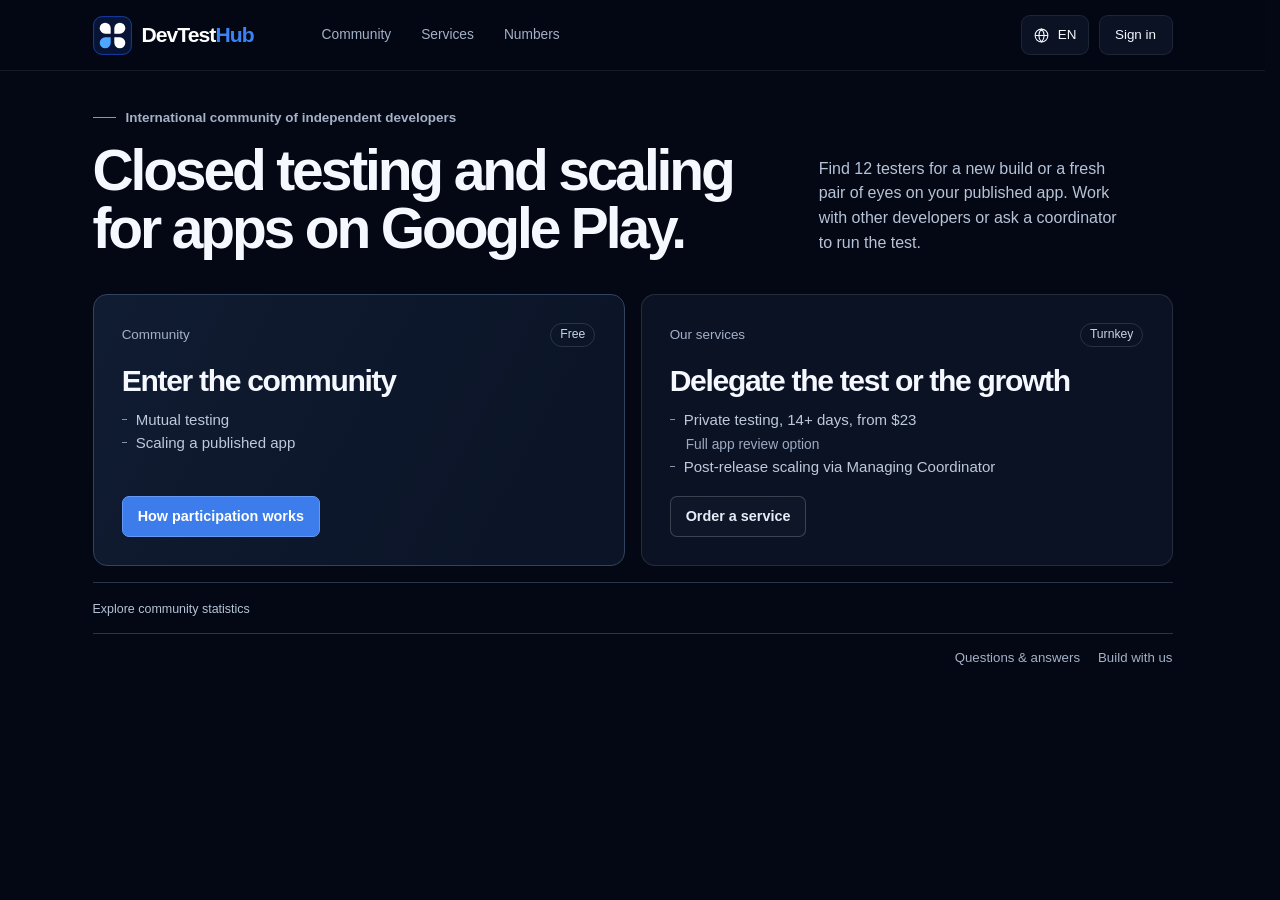
<file: index.html>
<!doctype html>
<html lang="en">
<head>
  <meta charset="utf-8">
  <meta name="viewport" content="width=device-width,initial-scale=1,viewport-fit=cover">
  <meta name="theme-color" content="#040814">
  <title>DevTestHub · Google Play closed testing and app growth</title>
  <meta name="description" content="Find 12 real testers for your Google Play closed test, grow a published app with fellow developers, or book a managed test from $23.">
  <link rel="canonical" href="https://devtesthub.app/">
  <meta property="og:type" content="website">
  <meta property="og:site_name" content="DevTestHub">
  <meta property="og:title" content="Mutual testing and private closed testing for Google Play">
  <meta property="og:description" content="Test together before launch. Keep improving after release. Join independent developers or delegate testing and growth to a coordinator.">
  <meta property="og:url" content="https://devtesthub.app/">
  <meta property="og:image" content="https://devtesthub.app/assets/social-card.png">
  <meta property="og:image:width" content="1200">
  <meta property="og:image:height" content="630">
  <meta property="og:image:alt" content="DevTestHub: mutual testing and private closed testing for Google Play">
  <meta property="og:locale" content="en_US">
  <meta property="og:locale:alternate" content="ru_RU">
  <meta name="twitter:card" content="summary_large_image">
  <link rel="icon" href="assets/favicon.svg" type="image/svg+xml">
  <link rel="stylesheet" href="css/styles.css?v=8">
  <link rel="stylesheet" href="css/redesign.css?v=8">
  <link rel="stylesheet" href="css/face.css?v=9">
  <link rel="stylesheet" href="css/chapters.css?v=10">
  <link rel="stylesheet" href="css/trust.css?v=12">
  <link rel="stylesheet" href="css/checkout.css?v=9">
  <script src="js/config.js?v=8"></script>
  <script src="js/utils.js?v=8" defer></script>
  <script src="js/languages.js?v=8" defer></script>
  <script src="js/site-copy.js?v=12" defer></script>
  <script src="js/faq-copy.js?v=9" defer></script>
  <script src="js/service-copy.js?v=10" defer></script>
  <script src="js/trust-copy.js?v=9" defer></script>
  <script src="js/i18n.js?v=8" defer></script>
  <script src="js/drawers.js?v=8" defer></script>
  <script src="js/api.js?v=8" defer></script>
  <script src="js/wizard.js?v=8" defer></script>
  <script src="js/app.js?v=9" defer></script>
  <script src="js/landing.js?v=9" defer></script>
  <script src="js/trust.js?v=9" defer></script>
  <script type="application/ld+json">
  {"@context":"https://schema.org","@type":"Service","name":"DevTestHub Private Google Play Testing","serviceType":"Google Play closed testing","url":"https://devtesthub.app/","provider":{"@type":"Organization","name":"DevTestHub","url":"https://devtesthub.app/"},"description":"A developer community for mutual Google Play testing and for growing published apps. The same community runs a managed 15-day private test with 12+ real testers. A written app review is available in the extended package.","offers":[{"@type":"Offer","name":"Private test, crypto","price":"23","priceCurrency":"USD","url":"https://devtesthub.app/#services/testing"},{"@type":"Offer","name":"Private test, PayPal or bank","price":"23","priceCurrency":"USD","url":"https://devtesthub.app/#services/testing"},{"@type":"Offer","name":"Full written review","price":"75","priceCurrency":"USD","url":"https://devtesthub.app/#services/testing"}]}
  </script>
  <script type="application/ld+json">{"@context":"https://schema.org","@type":"FAQPage","mainEntity":[{"@type":"Question","name":"Who needs 12 testers for 14 days?","acceptedAnswer":{"@type":"Answer","text":"For personal Google Play developer accounts created after November 13, 2023, at least 12 testers must stay opted in continuously for the 14 days before you apply. Once that condition is met, you can request production access in Play Console. Google reviews the application."}},{"@type":"Question","name":"How does mutual testing differ from private testing?","acceptedAnswer":{"@type":"Answer","text":"In a free exchange, developers use each other’s builds and check in daily. With private testing, DevTestHub coordinates 12 or more testers on real Android devices. You follow the work without taking on partner apps."}},{"@type":"Question","name":"Why plan for 14+ days?","acceptedAnswer":{"@type":"Answer","text":"The minimum opt-in period is continuous. We usually schedule a full 15 days for a managed test, allowing a buffer for time-zone boundaries and Play Console updates. In an exchange, keep each partner’s agreed end date."}},{"@type":"Question","name":"What does the $75 review add to the basic test?","acceptedAnswer":{"@type":"Answer","text":"The basic test covers team activity and help answering the production-access questionnaire. It costs $23 with crypto, PayPal or bank transfer. The $75 total includes a written app review with device coverage, reproducible issues and a prioritized fix plan. Arrange it with the team in Telegram."}},{"@type":"Question","name":"How do I connect testers to my build?","acceptedAnswer":{"@type":"Answer","text":"Add google-play-dev-test@googlegroups.com to the tester groups for your closed track. Make the build available in the required regions, send the changes for review and share the Android testing link. You keep sole control of your Play Console."}},{"@type":"Question","name":"Can the team test a paid app?","acceptedAnswer":{"@type":"Answer","text":"Add the tester group in Play Console’s License testing settings as well as in the closed track. Keep the license response at RESPOND_NORMALLY. The setup guide shows both places."}},{"@type":"Question","name":"What if Google asks for more testing?","acceptedAnswer":{"@type":"Answer","text":"Send us the review response. We continue testing until you receive production access or refund the service fee. You handle any code or policy changes Google requests. Google makes the final access decision."}},{"@type":"Question","name":"Why does the bot use Telegram Stars?","acceptedAnswer":{"@type":"Answer","text":"Telegram requires Stars for digital services sold inside bots and Mini Apps. Choose Stars there, or use crypto, PayPal or bank transfer on this website. You can attach a receipt and follow the order in your account."}},{"@type":"Question","name":"Can I join with an app that is already published?","acceptedAnswer":{"@type":"Answer","text":"Yes. List the app in the Mini App and choose a task for other developers to try. They can assess clarity, ease of use and stability, document a bug or suggest a change. Public store reviews are always voluntary."}},{"@type":"Question","name":"What does a growth coordinator take on?","acceptedAnswer":{"@type":"Answer","text":"A Managing Coordinator is meant to run mutual commitments, team discipline and report quality on a published app. You keep the project and judge the result in Play Console or the bot. Choosing coordinators and connecting projects are still in development. Until then, grow the app with other developers."}}]}</script>
</head>
<body>
<div id="page-shell">
<a class="skip-link" href="#main" data-i18n="skip">Skip to content</a>
<header class="site-header"><div class="container header-inner">
<a class="brand notranslate" translate="no" href="#top" aria-label="DevTestHub home"><svg class="brand-icon" viewBox="0 0 64 64" fill="none" aria-hidden="true"><rect x="1" y="1" width="62" height="62" rx="14" fill="#071436" stroke="#1e4fd6" stroke-width="1.2"/><g fill="#FFFFFF"><path d="M29 29H20A9 9 0 1 1 29 20Z"/><path d="M29 29H20A9 9 0 1 1 29 20Z" transform="rotate(90 32 32)"/><path d="M29 29H20A9 9 0 1 1 29 20Z" transform="rotate(180 32 32)"/></g><path d="M29 29H20A9 9 0 1 1 29 20Z" transform="rotate(270 32 32)" fill="#4ea8ff"/></svg><span class="wordmark">DevTest<span>Hub</span></span></a>
<nav class="desktop-nav" aria-label="Main navigation"><a href="#community" data-i18n="navCommunity">Community</a><a href="#services" data-i18n="homeNavServices">Services</a><a href="#trust" data-i18n="homeNavTrust">Numbers</a></nav>
<div class="header-actions"><a class="dev-badge notranslate" translate="no" href="?env=prod" title="DEV environment · click to return to production">DEV</a>
<button type="button" id="language-trigger" aria-label="Find a language" data-i18n-aria="languageSearch" class="language-trigger notranslate" translate="no" data-open-drawer="language" aria-controls="language" aria-expanded="false"><svg viewBox="0 0 24 24" width="17" height="17" fill="none" stroke="currentColor" stroke-width="1.5" aria-hidden="true"><circle cx="12" cy="12" r="9"/><path d="M3 12h18M12 3c5 5 5 13 0 18-5-5-5-13 0-18Z"/></svg><span id="current-language">EN</span></button>
<button type="button" class="profile-chip" id="account-trigger" data-open-drawer="account" aria-controls="account" aria-expanded="false"><span id="header-avatar" class="avatar avatar-small" hidden><img id="header-avatar-image" alt="" hidden><span id="header-avatar-fallback"></span></span><span id="header-profile-name" data-i18n="accountChip">Sign in</span><span id="header-balance" class="notranslate" translate="no" hidden></span></button></div>
</div></header>
<main id="main" tabindex="-1">
<section class="gateway" id="top" data-view>
  <div class="gateway-intro">
    <p class="kicker" data-i18n="homeNetwork">International community of independent developers</p>
    <h1 data-i18n="homeTitle">Closed testing and scaling for apps on Google Play.</h1>
    <p class="chapter-lead" data-i18n="homeLead">Find 12 testers for a new build or a fresh pair of eyes on your published app. Work with other developers or ask a coordinator to run the test.</p>
  </div>
  <div class="path-grid">
    <article class="path-card mutual">
      <div class="path-caption"><span data-i18n="navCommunity">Community</span><span class="path-tag" data-i18n="homeFree">Free to join</span></div>
      <h2 data-i18n="homeCommunity">Enter the community</h2>
      <ul class="path-options"><li><span data-i18n="homeMutual">Mutual testing</span></li><li><span data-i18n="homeGrowth">Scaling a published app</span></li></ul>
      <div class="path-foot"><a class="path-action main-action" href="#community"><span translate="yes" data-i18n="homeCommunityCta">How participation works</span></a><small data-community-scale hidden></small></div>
    </article>
    <article class="path-card private">
      <div class="path-caption"><span data-i18n="homeServices">Our services</span><span class="path-tag" data-i18n="homeManaged">Turnkey</span></div>
      <h2 data-i18n="homeDelegate">Delegate the test or the growth</h2>
      <ul class="path-options"><li><span data-i18n="homePrivateStart">Private testing, 14+ days, from</span> <bdi class="notranslate" translate="no">$<span data-price="crypto">23</span></bdi><span class="path-sub" data-i18n="homePrivateReview">Full app review option</span></li><li><span data-i18n="homeCoordinate">Post-release scaling via Managing Coordinator</span></li></ul>
      <div class="path-foot"><a class="path-action" href="#services"><span translate="yes" data-i18n="homeServiceCta">Order a service</span></a></div>
    </article>
  </div>
  <a href="#trust" class="stats-ribbon" data-stats-ribbon><span data-stats-link data-i18n="statsRibbonFallback">Explore community statistics</span><span data-stats-strip hidden></span></a>
  <nav class="gateway-links" aria-label="Resources"><a href="#faq"><span translate="yes" data-i18n="homeQuestions">Questions & answers</span></a><a href="#build"><span translate="yes" data-i18n="homeTeam">Build with us</span></a></nav>
</section>
<section data-view id="community" class="chapter editorial community-index">
<nav class="trail" aria-label="Breadcrumb"><a href="#top" data-i18n="directoryHome">Home</a></nav><h1 data-i18n="ed_community">Developers who take apps to the finish line together.</h1><p class="chapter-lead" data-i18n="ed_communityLead">Bringing app builders together to clear Google Play closed testing and grow products after launch—from your first 12 testers to a stronger live app.</p>
<div class="track-list"><article class="track-link"><span class="track-state" data-i18n="edMutState">Before release</span><div><h2 id="track-mutual" data-i18n="edMutTitle">Closed testing</h2><p data-i18n="edMutBody">The required Google Play stage of 14+ days in a transparent mutual exchange. Team discipline, real devices, and the first improvements before publication.</p></div><span aria-hidden="true" class="track-chevron">›</span><a class="track-target" href="#community/mutual" aria-labelledby="track-mutual"></a></article><article class="track-link"><span class="track-state" data-i18n="edGrowState">After release</span><div><h2 id="track-growth" data-i18n="edGrowTitle">Published apps</h2><p data-i18n="edGrowBody">Present a finished product, run check scenarios, and collect honest feedback from different devices. Live activity organically strengthens visibility in Google Play — for first users, customers, or payments.</p></div><span aria-hidden="true" class="track-chevron">›</span><a class="track-target" href="#community/growth" aria-labelledby="track-growth"></a></article></div><nav class="editorial-related"><a class="route-link" href="#community/mission" data-i18n="edMissionLink">Mission & values</a><a class="route-link" href="#trust" data-i18n="edTrustLink">Community in numbers</a><a class="route-link" href="#build" data-i18n="edBuildLink">Open roles & ideas</a></nav>
</section>
<section data-view id="community/mutual" class="chapter editorial ">
<nav class="trail" aria-label="Breadcrumb"><a href="#top" data-i18n="directoryHome">Home</a> <i aria-hidden="true">/</i> <a href="#community" data-i18n="navCommunity">Community</a> <i aria-hidden="true">/</i> <span class="trail-current" aria-current="page" data-i18n="trailMutual">Closed testing</span></nav><h1 data-i18n="ed_mutual">Closed testing built to reach release.</h1><p class="chapter-lead" data-i18n="ed_mutualLead">A mutual exchange for the required Google Play stage: 12+ real testers, a transparent tracker, and a clear rhythm for 14+ days.</p>
<div class="field-note"><h2 data-i18n="edPrepH">Project setup</h2><div><p data-i18n="edPrepP">Add the app in the Mini App, connect the Google Group in Play Console, and assemble a suitable team for testing.</p></div></div><div class="field-note"><h2 data-i18n="edDailyH">Daily testing &amp; reports</h2><div><p data-i18n="edDailyP">Every day, open your partners’ apps and check in on the tracker, and on checkpoint days attach a screenshot report. Along the way, help colleagues catch the first obvious bugs, friction, and points to improve before release.</p></div></div><div class="field-note"><h2 data-i18n="edFinishH">Team rhythm &amp; responsibility</h2><div><p data-i18n="edFinishP">The main priority of closed testing is steady daily activity that gives the project enough engagement before Google Play review. How responsibly you treat other people’s apps shows on your profile and helps you find suitable partners.</p></div></div><details class="activity-note"><summary data-i18n="edTeamTimeTitle">About daily activity time</summary><p data-i18n="edTeamTime">From the community’s experience, a confident review goes better when the whole team together spends about 30 minutes of real work in the app each day. This is not one person’s personal quota, but the team’s shared contribution, where a couple of mindful minutes from each person add up to a strong result.</p></details><div class="editorial-actions"><a class="button button-primary" href="#community/rules" data-i18n="edReadCode">Read the participant code</a><a class="route-link" href="https://t.me/googleplay_console_12testers/31/8296" target="_blank" rel="noopener noreferrer" data-i18n="edFullGuide">Interface &amp; Play Console FAQ in Telegram</a></div>
</section>
<section data-view id="community/growth" class="chapter editorial ">
<nav class="trail" aria-label="Breadcrumb"><a href="#top" data-i18n="directoryHome">Home</a> <i aria-hidden="true">/</i> <a href="#community" data-i18n="navCommunity">Community</a> <i aria-hidden="true">/</i> <span class="trail-current" aria-current="page" data-i18n="trailGrowth">Published apps</span></nav><h1 data-i18n="ed_growth">Published apps</h1><p class="chapter-lead" data-i18n="ed_growthLead">After release you can see where people stall. Ship a fix, ask them to repeat the same task, and watch whether it reaches a payment.</p>
<div class="live-track notranslate" translate="no">Google Play · Live</div><div class="field-note"><h2 data-i18n="edSelfH">Work directly with developers</h2><div><p data-i18n="edSelfP">Add the published app to the Mini App. Give a concrete task: restore a purchase, reach payment, understand a screen on the first try. Bugs and recommendations stay for the next release.</p><a class="route-link" href="#community/rules" data-i18n="edJoinLive">Read the code and join</a></div></div><div class="field-note"><h2 data-i18n="edCoordH">Managing Coordinator</h2><div><p data-i18n="edCoordP">Handing the daily work to a coordinator is in development. You can already grow a published app with other developers, and you keep the project.</p><a class="route-link" href="#services/growth" data-i18n="edCoordLink">See the format</a></div></div>
</section>
<section data-view id="community/mission" class="chapter editorial ">
<nav class="trail" aria-label="Breadcrumb"><a href="#top" data-i18n="directoryHome">Home</a> <i aria-hidden="true">/</i> <a href="#community" data-i18n="navCommunity">Community</a> <i aria-hidden="true">/</i> <span class="trail-current" aria-current="page" data-i18n="trailMission">Philosophy</span></nav><h1 data-i18n="ed_mission">The DevTestHub Philosophy</h1><p class="chapter-lead" data-i18n="ed_missionLead">DevTestHub isn’t a one-off checkbox for Google Play—it’s a long-term home for a new generation of independent builders. Here is what we stand for and where the platform is heading.</p>
<div class="field-note"><h2 data-i18n="edRecipH">Breaking through the noise</h2><div><p data-i18n="edRecipP">Modern tools and AI let anyone turn an idea into a working app solo—which also means thousands of new products launch every day. Even a strong app can get lost in that noise. We bring ambitious builders together to exchange real experience, find peers, and reach their first genuine users.</p></div></div><div class="field-note"><h2 data-i18n="edChoiceH">Quality over gaming algorithms</h2><div><p data-i18n="edChoiceP">Google Play built smart filters to separate throwaway apps from products people actually want to use. We don’t build fake-engagement schemes: we study how the store works and build ethical growth mechanics where apps gain traction through real usage, honest critique, and steady iteration.</p></div></div><div class="field-note"><h2 data-i18n="edTrustPrincipleH">Built for the long haul</h2><div><p data-i18n="edTrustPrincipleP">We’re building for the long run, not chasing a short hype wave. Google Play closed testing is just the entry point. Developers stay after launch to talk directly with fellow builders, discover apps they genuinely keep using, and grow a community that extends beyond a single release or store.</p></div></div><div class="field-note"><h2 data-i18n="edInitiativeH">A platform shaped by its members</h2><div><p data-i18n="edInitiativeP">DevTestHub grows from the ground up with the people who use it. Every member can propose a new interaction mechanic, growth format, or entire product direction—from an open ideas hub and app showcase to an ethical developer ad network. Strong ideas don’t sit in a backlog: we test them with a focused group, refine them together, and ship them into the platform.</p></div></div><div class="editorial-actions"><a class="button button-primary" href="#community/rules" data-i18n="edReadCode">Read the participant code</a><a class="route-link" href="#build" data-i18n="edBuildLink">Open roles & ideas</a></div>
</section>
<section data-view id="community/rules" class="chapter editorial ">
<nav class="trail" aria-label="Breadcrumb"><a href="#top" data-i18n="directoryHome">Home</a> <i aria-hidden="true">/</i> <a href="#community" data-i18n="navCommunity">Community</a> <i aria-hidden="true">/</i> <span class="trail-current" aria-current="page" data-i18n="trailRules">Participant code</span></nav><h1 data-i18n="ed_rules">The participant code</h1><p class="chapter-lead" data-i18n="ed_rulesLead">Four agreements. Read them before you take the first project.</p>
<ol class="code-list"><li><div class="field-note"><h2 data-i18n="ed14H">Finish what you start</h2><div><p data-i18n="ed14P">Even if your project has already finished official testing, active mutual commitments to partners continue until each cycle you accepted is closed (14+ days in closed testing, or the agreed period for published projects). Dropping a test lowers Reliability, and systematic violations and complaints can lead to an account block or the project being isolated.</p></div></div></li><li><div class="field-note"><h2 data-i18n="edRealH">Real engagement, not a checkbox</h2><div><p data-i18n="edRealP">We do not open apps just to tick a box. A mindful check, bugs you find, useful recommendations, and reports sent on time grow worthy projects — and create an environment in which you improve your own product.</p></div></div></li><li><div class="field-note"><h2 data-i18n="edHonestH">Honest reviews, no fake ratings</h2><div><p data-i18n="edHonestP">Inside the platform, an honest rating works on three criteria: <strong>Ease of use and interface</strong>, <strong>Stability and speed</strong>, <strong>Usefulness and features</strong>. If the app is genuinely valuable or you liked it, a public store review remains ONLY your choice.</p></div></div></li><li><div class="field-note"><h2 data-i18n="edCapitalH">Your reputation works for you</h2><div><p data-i18n="edCapitalP">Reliability, Karma, and Contribution openly reflect your history on the platform and affect how ready other developers are to work on your projects. The platform opens more tools for growing their apps to active members.</p></div></div></li></ol><div class="ack" id="community-gate"><label class="ack-check"><input type="checkbox" id="community-ack"><span data-i18n="edAck">I have read the Code and share the community rules.</span></label><p class="ack-wait" id="community-wait" data-i18n="edWait">Confirm to open the bot and Mini App.</p><div id="community-actions" class="entry-actions"><a class="button button-outline is-locked" href="https://t.me/Android12TestersBot?start=web_mutual" data-bot-link="bot" target="_blank" rel="noopener noreferrer" aria-disabled="true" data-i18n="edBot">Open the Telegram bot</a><a class="button button-primary is-locked" href="https://t.me/Android12TestersBot/app?startapp=add_project" data-bot-link="add_project" target="_blank" rel="noopener noreferrer" aria-disabled="true" data-i18n="edApp">Add your app</a><p class="entry-hint" data-i18n="edBotHelp">The bot sends updates to your chat. Open the Mini App to list your project and choose partners.</p></div></div>
</section>
<section data-view id="build" class="chapter editorial build-chapter">
<nav class="trail" aria-label="Breadcrumb"><a href="#top" data-i18n="directoryHome">Home</a> <i aria-hidden="true">/</i> <a href="#community" data-i18n="navCommunity">Community</a> <i aria-hidden="true">/</i> <span class="trail-current" aria-current="page" data-i18n="trailBuild">Build with us</span></nav>
<h1 data-i18n="ed_build">Build DevTestHub with us.</h1>
<p class="chapter-lead" data-i18n="ed_buildLead">We aren’t collecting CVs—we’re looking for engaged, ambitious builders who actively work with AI, know how to shape prompts, and learn by shipping products. Any stage fits: whether you’re starting out with your first app or already building with a team.</p>
<h2 class="subsection-title" data-i18n="buildNowH">How to join in now</h2>
<ol class="join-list">
<li><article class="join-card"><div class="join-head"><h3 data-i18n="buildNow1H">Product, bugs &amp; prompt specs</h3><span class="join-tag" data-i18n="buildNow1Tag">Platform · Karma &amp; $BUST</span></div><p data-i18n="buildNow1P">Spot technical bugs, unclear copy, and friction across the Mini App, bot, or website. See a better flow or missing feature? Bring a clear breakdown or a ready prompt spec—we review it for safety and architecture, then ship it.</p></article></li>
<li><article class="join-card"><div class="join-head"><h3 data-i18n="buildNow2H">Experience, breakdowns &amp; Telegram chats</h3><span class="join-tag" data-i18n="buildNow2Tag">Community · Active contribution</span></div><p data-i18n="buildNow2P">Share real launch lessons and troubleshooting breakdowns, help newcomers navigate the platform and Google Play Console, or connect your relevant Telegram chat to our bot infrastructure. New community mechanics grow directly out of these real steps.</p></article></li>
<li><article class="join-card"><div class="join-head"><h3 data-i18n="buildNow3H">Partnerships &amp; integrations</h3><span class="join-tag" data-i18n="buildNow3Tag">Ecosystem · Services &amp; API</span></div><p data-i18n="buildNow3P">Google Play closed testing is our current entry point, not our ceiling. If you run a working tool, service, or developer audience, we’re open to API integrations and mutually valuable joint initiatives.</p></article></li>
</ol>
<h2 class="subsection-title" data-i18n="buildNextH">Directions we’re open to building together</h2>
<p class="build-note" data-i18n="buildNextLead">These aren’t finished features—they’re standalone ecosystem directions open for co-builders, leads, or partners.</p>
<div class="build-grid">
<article class="build-card"><h3 data-i18n="buildDir1H">Mutual &amp; contract task exchange</h3><p data-i18n="buildDir1P">A space for tasks beyond Android—iOS, web apps, Telegram bots, design, and more—where members respond via mutual exchange or contracts under one shared reputation system.</p></article>
<article class="build-card"><h3 data-i18n="buildDir2H">QA &amp; bug-hunting squad</h3><p data-i18n="buildDir2P">Growing internal bug hunting into a dedicated direction where strong community testers audit external products on real devices through transparent platform workflows.</p></article>
<article class="build-card"><h3 data-i18n="buildDir3H">Connected Telegram chat network</h3><p data-i18n="buildDir3P">An opt-in network of relevant Telegram chats and channels with owner approval and frequency limits—for ethical project announcements inside and beyond the ecosystem.</p></article>
<article class="build-card"><h3 data-i18n="buildDir4H">Case studies &amp; practical guides hub</h3><p data-i18n="buildDir4P">A living library of real builder experience—launches, store rejections, practical AI workflows, and early traction—backed by rewards for strong contributors.</p></article>
</div>
<section class="build-start" aria-labelledby="build-start-title"><h2 id="build-start-title" data-i18n="buildStartH">How we start</h2><p data-i18n="buildStartP">No formal applications or long cycles. We start with one concrete step—a bug breakdown or prompt spec, a practical case study, a connected chat, or a partnership idea. From that first real result, deeper collaboration and shared terms grow naturally.</p></section>
<p class="contact-note"><span data-i18n="edFounder">See a fit or know what we should sharpen? Message the founder</span> <a href="https://t.me/garantXchange" target="_blank" rel="noopener noreferrer">@garantXchange</a><span data-i18n="edFounderTail">—share a brief note on your experience with AI and the first step you’d like to take.</span></p>
</section>
<section data-view id="faq" class="chapter editorial ">
<nav class="trail" aria-label="Breadcrumb"><a href="#top" data-i18n="directoryHome">Home</a></nav><h1 data-i18n="ed_faq">Questions before you start</h1><p class="chapter-lead" data-i18n="ed_faqLead">Choose the question closest to the decision you are making.</p>
<div class="faq-list"><details><summary data-i18n="seoFaq1q">Who needs 12 testers for 14 days?</summary><p data-i18n="seoFaq1a">For personal Google Play developer accounts created after November 13, 2023, at least 12 testers must stay opted in continuously for the 14 days before you apply. Once that condition is met, you can request production access in Play Console. Google reviews the application.</p><a class="route-link" href="https://support.google.com/googleplay/android-developer/answer/14151465" target="_blank" rel="noopener noreferrer" data-i18n="googleRequirementsLink">Google Play testing requirements</a></details>
<details><summary data-i18n="seoFaq2q">How does mutual testing differ from private testing?</summary><p data-i18n="seoFaq2a">In a free exchange, developers use each other’s builds and check in daily. With private testing, DevTestHub coordinates 12 or more testers on real Android devices. You follow the work without taking on partner apps.</p></details>
<details><summary data-i18n="seoFaq3q">Why plan for 14+ days?</summary><p data-i18n="seoFaq3a">The minimum opt-in period is continuous. We usually schedule a full 15 days for a managed test, allowing a buffer for time-zone boundaries and Play Console updates. In an exchange, keep each partner’s agreed end date.</p></details>
<details><summary data-i18n="seoFaq4q">What does the $75 review add to the basic test?</summary><p data-i18n="seoFaq4a">The basic test covers team activity and help answering the production-access questionnaire. It costs $23 with crypto, PayPal or bank transfer. The $75 total includes a written app review with device coverage, reproducible issues and a prioritized fix plan. Arrange it with the team in Telegram.</p></details>
<details><summary data-i18n="seoFaq5q">How do I connect testers to my build?</summary><p data-i18n="seoFaq5a">Add <code>google-play-dev-test@googlegroups.com</code> to the tester groups for your closed track. Make the build available in the required regions, send the changes for review and share the Android testing link. You keep sole control of your Play Console.</p></details>
<details><summary data-i18n="seoFaq6q">Can the team test a paid app?</summary><p data-i18n="seoFaq6a">Add the tester group in Play Console’s License testing settings as well as in the closed track. Keep the license response at <code>RESPOND_NORMALLY</code>. The setup guide shows both places.</p></details>
<details><summary data-i18n="seoFaq7q">What if Google asks for more testing?</summary><p data-i18n="seoFaq7a">Send us the review response. We continue testing until you receive production access or refund the service fee. You handle any code or policy changes Google requests. Google makes the final access decision.</p></details>
<details><summary data-i18n="seoFaq8q">Why does the bot use Telegram Stars?</summary><p data-i18n="seoFaq8a">Telegram requires Stars for digital services sold inside bots and Mini Apps. Choose Stars there, or use crypto, PayPal or bank transfer on this website. You can attach a receipt and follow the order in your account.</p></details>
<details><summary data-i18n="seoFaq9q">Can I join with an app that is already published?</summary><p data-i18n="seoFaq9a">Yes. List the app in the Mini App and choose a task for other developers to try. They can assess clarity, ease of use and stability, document a bug or suggest a change. Public store reviews are always voluntary.</p></details>
<details><summary data-i18n="seoFaq10q">What does a growth coordinator take on?</summary><p data-i18n="seoFaq10a">A Managing Coordinator is meant to run mutual commitments, team discipline and report quality on a published app. You keep the project and judge the result in Play Console or the bot. Choosing coordinators and connecting projects are still in development. Until then, grow the app with other developers.</p></details></div>
</section>
<section class="chapter service-chapter" data-view id="services"><nav class="trail"><a href="#top" data-i18n="directoryHome">Home</a> <i aria-hidden="true">/</i> <span class="trail-current" aria-current="page" data-i18n="serviceHome">Services</span></nav><header class="services-head"><h1><span data-i18n="serviceDirectory">Services for your app</span></h1><p class="chapter-lead"><span data-i18n="serviceIntro">Where is your app today? Choose the part you want our community to run.</span></p></header>
<div class="service-routes">
<a class="service-route" href="#services/testing"><span class="service-stage"><span data-i18n="serviceTrack">Before release</span></span><div><h2><span data-i18n="serviceClosed">Private closed testing</span></h2><p><span data-i18n="serviceClosedBlurb">We bring the testers, run the cycle and help you apply for production access.</span></p></div><div class="service-route-end"><small><span data-i18n="serviceFrom">From</span> <b>$<span data-price="crypto">23</span></b></small><strong><span data-i18n="serviceStart">Set up a test</span></strong></div></a>
<a class="service-route" href="#services/growth"><span class="service-stage"><span data-i18n="serviceLive">After release</span></span><div><span class="status-badge" data-i18n="serviceInDev">In development</span><h2><span data-i18n="serviceGrowth">Post-release scaling via Managing Coordinator</span></h2><p><span data-i18n="serviceGrowthBlurb">Daily work on a published app. Connecting a coordinator is not open yet.</span></p></div><div class="service-route-end"><strong><span data-i18n="serviceExplore">See the status</span></strong></div></a></div>
<p class="service-exit"><span data-i18n="serviceAlternative">Prefer to work with other developers yourself?</span> <a href="#community"><span data-i18n="serviceMutual">Explore the community</span></a></p></section>
<section class="chapter service-chapter" data-view id="services/testing"><nav class="trail"><a href="#top" data-i18n="directoryHome">Home</a> <i aria-hidden="true">/</i> <a href="#services"><span data-i18n="serviceHome">Services</span></a> <i aria-hidden="true">/</i> <span class="trail-current" aria-current="page" data-i18n="trailPrivate">Private testing</span></nav><header class="checkout-head"><div><h1><span data-i18n="serviceClosed">Private closed testing</span></h1><p class="chapter-lead"><span data-i18n="serviceReady">Share the link to your closed track. We’ll coordinate the people and the daily testing.</span></p></div><button class="button button-outline button-small" data-open-drawer="guide" type="button"><span data-i18n="serviceGuide">Play Console setup guide</span></button></header>
<div class="checkout-layout"><div id="page-checkout-slot"><div class="wizard-card checkout-editor" id="checkout-editor"><div class="wizard-top"><span id="draft-indicator" class="draft-indicator" data-i18n="draftSaved">Draft saved on this device</span></div><ol class="stepper" aria-label="Order steps"><li aria-current="step" data-step-label="1"><b>1</b><span data-i18n="stepApp">App details</span></li><li data-step-label="2"><b>2</b><span data-i18n="stepSetup">Play Console</span></li><li data-step-label="3"><b>3</b><span data-i18n="stepPayment">Payment</span></li></ol>
    <div id="resume-banner" class="notice" hidden><span data-i18n="resumeDraft">Your saved draft is ready. Check the details and continue.</span><button class="text-button" type="button" id="clear-draft" data-i18n="clearDraft">Clear draft</button></div>
<form id="order-form" novalidate>
<section data-step="1" aria-labelledby="app-step-title"><h3 id="app-step-title"><span data-i18n="serviceDetails">App details</span></h3><div id="project-picker-wrap" hidden><label for="project-picker"><span data-i18n="serviceSelect">Use a project from your account</span></label><select id="project-picker"><option value="" data-i18n="manualEntry">Enter manually</option></select></div><div hidden aria-hidden="true">
        <input type="checkbox" name="detailsConfirmed" checked>
        <input type="checkbox" name="linkConfirmed" checked>
        <input type="checkbox" name="groupConfirmed" checked>
        <input type="checkbox" name="countriesConfirmed" checked>
        <input type="checkbox" name="reviewConfirmed" checked>
      </div>

<div class="app-pair"><div><label for="app-name" data-i18n="appName">App name</label><input id="app-name" name="appName" maxlength="100" autocomplete="off" required></div>
<fieldset><legend data-i18n="appType">App type</legend><div class="choice-row"><label class="choice"><input type="radio" name="appType" value="free" checked><span data-i18n="freeApp">Free app</span></label><label class="choice"><input type="radio" name="appType" value="paid"><span data-i18n="paidApp">Paid app</span></label></div></fieldset></div><div class="inset-panel" id="license-panel" hidden><p><span data-i18n="servicePaidHelp">Set up License Testing so testers can install this paid build.</span> <button class="button button-outline button-small" data-open-drawer="guide" type="button"><span data-i18n="serviceGuide">Play Console setup guide</span></button></p><label class="check"><input type="checkbox" name="licenseConfirmed"><span data-i18n="licenseConfirm">I have configured License Testing for this paid app.</span></label></div></section>
<section data-step="2" aria-labelledby="setup-step-title"><h3 id="setup-step-title" data-i18n="setupTitle">Connect your closed test</h3><label for="testing-link"><span data-i18n="serviceLink">Closed testing link</span></label><input id="testing-link" name="testingLink" type="text" placeholder="com.example.app" autocomplete="off" spellcheck="false" required aria-describedby="link-format"><p id="link-format" class="field-help"><span data-i18n="serviceLinkHelp">Paste a testing link, store URL or</span> <code>Package ID</code>.</p><p id="normalized-link" class="normalized-link notranslate" translate="no" hidden></p><div class="drawer-track-guide"><button class="button button-outline button-small" data-open-drawer="guide" type="button"><span data-i18n="serviceGuide">Play Console setup guide</span></button></div><div class="review-option"><label class="check"><input type="checkbox" name="fullReview"><strong><span data-i18n="serviceOption">Add a full app review</span></strong> <b class="review-total" data-i18n="serviceTotal">$75 total</b></label><p><span data-i18n="serviceReportScope">Device coverage, UX findings and a prioritized fix plan.</span> <a href="sample-report.html" target="_blank" rel="noopener"><span data-i18n="serviceSample">View a sample report</span></a></p></div></section>
<section data-step="3" aria-labelledby="payment-step-title"><h3 id="payment-step-title"><span data-i18n="serviceChoosePay">Payment</span></h3><div id="standard-payment"><p id="commerce-state" class="field-help" role="status" data-i18n="loadingPrices">Checking current prices…</p><button type="button" class="text-button" id="retry-commerce" hidden data-i18n="retry">Try again</button><div class="notice" id="login-reminder"><span data-i18n="loginBeforePayment">Sign in with Telegram before paying or submitting your order.</span> <a href="#account" data-i18n="signIn">Sign in</a></div>
<fieldset><legend class="sr-only" data-i18n="paymentTitle">Choose your payment method</legend><div class="payment-methods"><label class="choice"><input type="radio" name="paymentMethod" value="crypto" checked><span class="choice-inner"><span class="choice-title" data-i18n="crypto">Crypto</span> <b class="choice-price">$<span data-price="crypto">23</span></b></span></label><label class="choice"><input type="radio" name="paymentMethod" value="paypal"><span class="choice-inner"><span class="choice-title">PayPal</span> <b class="choice-price">$<span data-price="paypal">23</span></b></span></label><label class="choice"><input type="radio" name="paymentMethod" value="bank"><span class="choice-inner"><span class="choice-title" data-i18n="bank">Bank</span> <b class="choice-price">$<span data-price="bank">23</span></b></span></label></div></fieldset>

<div id="payment-instructions">      <div data-payment="crypto" class="inset-panel"><label for="exchange" data-i18n="selectExchange">Choose your exchange</label><select name="exchange" id="exchange"><option value="binance">Binance</option><option value="bybit">ByBit</option><option value="okx">OKX</option><option value="htx">HTX</option><option value="gate">Gate</option></select><p data-i18n="internalTransfer">Send an internal USDT transfer inside the selected exchange. This is an exchange UID, not a blockchain wallet address.</p><div class="copy-row"><div><span id="exchange-label" class="small notranslate">Binance ID</span><code id="exchange-uid">967321648</code></div><button type="button" class="text-button" id="copy-uid" data-i18n="copy">Copy</button></div><a id="exchange-link" class="button button-outline" href="https://www.binance.com" target="_blank" rel="noopener" data-i18n="openExchange">Open exchange</a></div>
      <div data-payment="paypal" class="inset-panel" hidden><p data-i18n="paypalInstructions">Pay $23, then come back and attach your receipt.</p><a id="paypal-link" class="button button-primary" href="https://paypal.me/devtesthub/23USD" target="_blank" rel="noopener" data-i18n="payPaypal">Pay $23 with PayPal</a><details><summary data-i18n="manualPaypal">Prefer a manual transfer?</summary><div class="copy-row"><code>pay.hubstation@gmail.com</code><button type="button" class="text-button" data-copy="pay.hubstation@gmail.com" data-i18n="copy">Copy</button></div><a href="https://www.paypal.com/myaccount/transfer/homepage/pay" target="_blank" rel="noopener" data-i18n="openPaypal">Open PayPal</a></details></div>
      <div data-payment="bank" class="inset-panel" hidden><p data-i18n="bankInstructions">The manager converts $23 to your local currency and sends the exact amount and payment details in Telegram.</p><label for="currency" data-i18n="currency">Payment currency</label><select name="currency" id="currency"><option value="TRY">TRY — Türkiye</option><option value="BYN">BYN — Belarus</option><option value="KZT">KZT — Kazakhstan</option><option value="KGS">KGS — Kyrgyzstan</option><option value="VND">VND — Vietnam</option><option value="RUB">RUB — Russia</option></select><label for="bank-name" data-i18n="bankName">Your bank</label><input name="bankName" id="bank-name" maxlength="80" placeholder="Ziraat, Kaspi, T-Bank…"><label class="check"><input type="checkbox" name="personalAccount" checked><span data-i18n="personalAccount">Paying from a personal account</span></label><button type="button" class="button button-outline" id="request-requisites" data-i18n="requestRequisites">Request bank payment details</button><div id="bank-order" hidden><p id="bank-order-label" class="notranslate" translate="no"></p><a id="manager-chat" class="button button-outline" href="https://t.me/garantXchange" target="_blank" rel="noopener" data-i18n="openManager">Chat with @garantXchange</a><p class="small" data-i18n="bankWaiting">After receiving the details and paying, attach your receipt below.</p></div></div>
      <div class="receipt-dropzone" id="receipt-dropzone">
        <input id="receipt" type="file" accept="image/png,image/jpeg,image/webp" class="receipt-file-input" aria-labelledby="receipt-label">
        <div class="receipt-dropzone-content" id="receipt-dropzone-idle">
          <div class="receipt-icon" aria-hidden="true"><svg viewBox="0 0 24 24" width="28" height="28" fill="none" stroke="currentColor" stroke-width="1.8"><path d="M14 2H6a2 2 0 0 0-2 2v16a2 2 0 0 0 2 2h12a2 2 0 0 0 2-2V8z"/><polyline points="14 2 14 8 20 8"/><line x1="12" y1="18" x2="12" y2="12"/><line x1="9" y1="15" x2="15" y2="15"/></svg></div>
          <strong id="receipt-label" data-i18n="uploadReceiptTitle">Attach payment receipt</strong>
          <p data-i18n="serviceReceiptFormat">PNG, JPEG or WebP · up to 5 MB</p>
        </div>
        <div class="receipt-dropzone-selected" id="receipt-dropzone-selected" hidden>
          <img id="receipt-preview" class="receipt-preview-thumb" alt="Receipt preview">
          <div class="receipt-selected-details">
            <p id="receipt-info" class="receipt-file-name notranslate" translate="no"></p>
            <span class="badge-status badge-valid" data-i18n="receiptReady">Receipt attached</span>
          </div>
          <button type="button" class="text-button button-tiny" id="receipt-remove-btn" data-i18n="removeAccount">Remove</button>
        </div>
      </div>
<label class="check"><input type="checkbox" name="paymentConfirmed"><span data-i18n="servicePaymentConfirm">I paid the amount shown for this app.</span></label></div></div>
<div id="managed-payment" hidden><p><span data-i18n="serviceManual">The coordinator confirms the scope and sends payment details in Telegram.</span></p><a class="button button-primary" id="managed-order-link" href="https://t.me/garantXchange" target="_blank" rel="noopener"><span data-i18n="serviceHuman">Arrange test and review in Telegram · $75</span></a></div></section>
<div id="wizard-error" class="error-message" role="alert" hidden tabindex="-1"></div><div id="wizard-success" class="success-message" role="status" hidden></div><div class="wizard-footer"><button type="button" class="button button-quiet" id="wizard-back" hidden data-i18n="back">Back</button><button type="submit" class="button button-primary" id="wizard-next" data-i18n="submitOrder">Place order</button></div></form></div></div><aside class="plan-box"><h2><span data-i18n="servicePlan">Your testing plan</span></h2><p class="plan-price"><strong class="notranslate" id="plan-amount">$23</strong><small><span data-i18n="servicePriceUnit">per app</span></small></p><ul><li><span data-i18n="serviceDevices">12+ real Android devices</span></li><li><span data-i18n="serviceDays">14+ days of closed testing, usually 15</span></li><li><span data-i18n="serviceQuestions">Help answering the production access questionnaire</span></li></ul><p class="plan-guarantee"><span data-i18n="serviceGuarantee">We keep testing until you get access, or refund you.</span></p><small class="plan-estimate"><span data-i18n="serviceRate">Our team estimates that 99% pass on the first application. Google makes the decision.</span></small><div class="plan-other"><a class="button button-outline" id="stars-order" data-bot-link="private" href="https://t.me/Android12TestersBot/app?startapp=guaranteed_test" target="_blank" rel="noopener"><span data-i18n="serviceStars">Pay with Telegram Stars</span></a><details><summary><span aria-hidden="true">ⓘ </span><span data-i18n="serviceWhyStars">Why Stars?</span></summary><p><span data-i18n="serviceStarsPolicy">Telegram uses Stars for digital services sold inside the bot. On this site you can pay with crypto, PayPal or a bank transfer.</span></p></details></div><a class="coordinator-help" href="https://t.me/garantXchange" target="_blank" rel="noopener"><span data-i18n="serviceHelp">Contact the coordinator</span></a></aside></div></section>
<section class="chapter service-chapter" id="services/growth" data-view><nav class="trail"><a href="#top" data-i18n="directoryHome">Home</a> <i aria-hidden="true">/</i> <a href="#services"><span data-i18n="serviceHome">Services</span></a> <i aria-hidden="true">/</i> <span class="trail-current" aria-current="page" data-i18n="trailCoordinator">Managing Coordinator</span></nav><header class="services-head"><p class="service-kicker"><span class="notranslate" translate="no">Google Play · Live</span><span class="status-badge" data-i18n="serviceInDev">In development</span></p><h1><span data-i18n="serviceGrowth">Post-release scaling via Managing Coordinator</span></h1><p class="chapter-lead"><span data-i18n="serviceGrowthLead">Delegation of the daily work on a published app inside the platform. A coordinator takes the mutual-exchange operations and oversight of contract campaigns — you keep full access to the project and watch the movement in real numbers.</span></p></header><dl class="growth-process"><div><dt><span data-i18n="serviceYou">Project onboarding</span></dt><dd><span data-i18n="serviceYouBody">You add the published app to your DevTestHub profile and confirm that you own it. Once this direction launches, a Managing Coordinator can be connected to the project.</span></dd></div><div><dt><span data-i18n="serviceTeam">Coordinator’s scope</span></dt><dd><span data-i18n="serviceTeamBody">The coordinator will run the daily routine: mutual commitments, contract campaigns when needed, team discipline, and the quality of reports. Everything that happens on the project stays visible in the bot.</span></dd></div><div><dt><span data-i18n="serviceMeasure">Visibility &amp; status</span></dt><dd><span data-i18n="serviceMeasureBody">The app stays fully under your control, and you judge the result from real Google Play Console metrics or in the bot. The direction, how coordinators are chosen, and connecting projects are in development.</span></dd></div></dl><div class="growth-actions"><a class="button button-primary" href="#community/growth"><span data-i18n="serviceGrowCommunity">Grow with the community</span></a><a class="button button-outline" href="https://t.me/Android12TestersBot/app" data-bot-link="app" target="_blank" rel="noopener noreferrer"><span data-i18n="serviceOpenApp">Open Mini App</span></a></div></section>
<section data-view id="trust" class="chapter stats-chapter">
<nav class="trail"><a href="#top" class="crumb" data-i18n="directoryHome">Home</a><i aria-hidden="true">/</i><span class="trail-current" aria-current="page" data-i18n="statsTitle">The community in numbers</span></nav>
<h1 data-i18n="statsTitle">The community in numbers</h1>
<p class="chapter-lead" data-i18n="statsLead">See who’s testing now and what developers have reported from their devices.</p>
<div class="stats-status" id="stats-status" role="status"><span data-stats-status-text data-i18n="statsLoading">Loading community figures…</span> <a href="https://t.me/googleplay_console_12testers" target="_blank" rel="noopener" data-i18n="statsSecondary">Read the public Daily Digest in Telegram</a><button type="button" data-stats-retry hidden data-i18n="statsRetry">Refresh figures</button></div>
<div id="stats-overview" hidden>
<div class="stats-stamp"><span data-i18n="statsUpdated">Updated</span> <time translate="no" data-stats-time></time></div>
<div class="stats-heroes">
<article class="stats-hero stats-hero-feedback">
<p class="stats-hero-value" data-count="feedback_total" translate="no"></p>
<h2 data-i18n="statsFeedback">Feedback for developers</h2>
<p class="stats-hint" data-i18n="statsFeedbackHint">Real feedback shared by community members across apps.</p>
<dl class="stats-split">
<div data-split="bug_reports"><dt data-i18n="statsSplitBugs">Bugs</dt><dd data-count="bug_reports" translate="no"></dd></div>
<div data-split="ideas"><dt data-i18n="statsSplitIdeas">Recommendations</dt><dd data-count="ideas" translate="no"></dd></div>
<div data-split="play_reviews"><dt data-i18n="statsSplitReviews">Test reviews</dt><dd data-count="play_reviews" translate="no"></dd></div>
<div data-split="report_comments"><dt data-i18n="statsSplitComments">Comments</dt><dd data-count="report_comments" translate="no"></dd></div>
</dl>
</article>
<article class="stats-hero">
<p class="stats-hero-value" data-count="production_releases" translate="no"></p>
<h2 data-i18n="statsCycles">Apps released on Google Play</h2>
<p class="stats-hint" data-i18n="statsCyclesHint">Completed the full testing cycle on the platform.</p>
</article>
</div>
<div class="stats-supports">
<article class="stats-support"><div class="stats-support-head"><p class="stats-support-value" data-count="media_reports_count" translate="no"></p><h3 data-i18n="statsMedia">Media reports</h3></div><p data-i18n="statsMediaHint">Screenshots and videos from real participant devices.</p></article>
<article class="stats-support"><div class="stats-support-head"><p class="stats-support-value" data-count="checkins_30d" translate="no"></p><h3 data-i18n="statsCheckins">Tests in 30 days</h3></div><p data-i18n="statsCheckinsHint">Daily app tests.</p></article>
<article class="stats-support"><div class="stats-support-head"><p class="stats-support-value" data-count="device_configurations_count" translate="no"></p><h3 data-i18n="statsDevices">Device configurations</h3></div><p data-i18n="statsDevicesHint">Unique “device model + Android version” combinations.</p></article>
</div>
</div>
<section class="stats-sprint" id="stats-sprint" hidden aria-labelledby="stats-sprint-title">
<h2 id="stats-sprint-title" data-i18n="statsSprintTitle">Last completed sprint</h2>
<p class="stats-sprint-meta"><span data-sprint-name></span><span class="stats-sprint-pool" data-sprint-pool></span></p>
<p class="stats-sprint-empty" data-sprint-empty hidden data-i18n="statsSprintEmpty">No prize places in this sprint.</p>
<table class="stats-sprint-table"><thead><tr><th scope="col">#</th><th scope="col" data-i18n="statsSprintParticipant">Participant</th><th scope="col" data-i18n="statsSprintPoints">Contribution points</th><th scope="col" data-i18n="statsSprintPrize">Prize · $BUST</th></tr></thead><tbody data-sprint-winners></tbody></table>
</section>
<div class="stats-lower">
<section class="stats-geo" hidden id="stats-geo" aria-labelledby="stats-geo-title">
<h2 id="stats-geo-title" data-i18n="statsGeography">Community geography</h2>
<dl class="stats-population">
<div><dt data-i18n="statsCountries">Countries</dt><dd data-count="countries" translate="no"></dd></div>
<div><dt data-i18n="statsActive">Testing now</dt><dd data-count="active_testers" translate="no"></dd></div>
<div><dt data-i18n="statsTotal">All participants</dt><dd data-count="total_testers" translate="no"></dd></div>
</dl>
<table class="stats-countries"><thead><tr><th scope="col" data-i18n="statsCountry">Country</th><th scope="col" data-i18n="statsCounts">Active / total</th><th scope="col" data-i18n="statsShare">Share</th></tr></thead><tbody data-stats-countries></tbody></table>
<p hidden data-stats-no-countries data-i18n="statsNoRegions">No countries to show yet.</p>
<button type="button" class="stats-geo-toggle" data-stats-geo-toggle hidden aria-expanded="false"></button>
</section>
<section class="stats-reputation" aria-labelledby="stats-profile-title">
<h2 id="stats-profile-title" data-i18n="statsRep">How to read a profile</h2>
<p class="stats-profile-intro" data-i18n="statsRepIntro">Use these signals when choosing a testing partner.</p>
<dl><div><dt data-i18n="statsRel">Reliability</dt><dd data-i18n="statsRelDesc">Keeps their word. Checks in consistently and finishes every mutual test. Missed days and dropping a test lower the score.</dd></div>
<div><dt data-i18n="statsKarma">Karma</dt><dd data-i18n="statsKarmaDesc">How people see you, not a click counter. Ratings, thanks, and reviews on your profile — shaped by community members and moderators.</dd></div>
<div><dt data-i18n="statsContrib">Contribution</dt><dd data-i18n="statsContribDesc">Everything beyond “I opened the app.” Bugs, recommendations, reviews, screenshot series, completed scenarios, videos, and comments that genuinely improve fellow developers’ apps.</dd></div></dl>
</section>
</div>
</section>
</main>

</div>
<div id="drawer-backdrop" class="drawer-backdrop" hidden></div>
<section id="account" class="drawer" role="dialog" aria-modal="true" aria-labelledby="account-drawer-title" data-drawer-panel="account" hidden><header class="drawer-header"><div><p class="eyebrow" data-i18n="accountEyebrow">YOUR WORKSPACE</p><h2 id="account-drawer-title" data-i18n="accountDrawerTitle">Your launch workspace</h2></div><button type="button" class="drawer-close" data-close-drawer aria-label="Close panel" data-i18n-aria="closePanel">×</button></header><div class="drawer-scroll"><div class="account-card">
<div id="signed-out"><span class="login-symbol"><svg class="brand-icon" viewBox="0 0 64 64" fill="none" aria-hidden="true"><rect x="1" y="1" width="62" height="62" rx="14" fill="#071436" stroke="#1e4fd6" stroke-width="1.2"/><g fill="#FFFFFF"><path d="M29 29H20A9 9 0 1 1 29 20Z"/><path d="M29 29H20A9 9 0 1 1 29 20Z" transform="rotate(90 32 32)"/><path d="M29 29H20A9 9 0 1 1 29 20Z" transform="rotate(180 32 32)"/></g><path d="M29 29H20A9 9 0 1 1 29 20Z" transform="rotate(270 32 32)" fill="#4ea8ff"/></svg></span><h3 data-i18n="loginTitle">Your Telegram. Your workspace.</h3><p data-i18n="loginDescription">Sign in to see your orders and projects, or pick up exactly where you left off.</p><div id="telegram-login" class="notranslate" translate="no"></div><p id="login-context" class="small notranslate" translate="no"></p><p class="small" data-i18n="widgetHelp">Use Telegram’s secure button below. If it is blocked, allow telegram.org and reload the button.</p><button type="button" class="text-button" id="retry-widget" data-i18n="reloadLogin">Reload login button</button><details class="login-help"><summary data-i18n="loginHelpTitle">Why is Telegram asking for my phone number?</summary><p data-i18n="loginHelp">The secure screen belongs to Telegram. The Widget authorizes this browser; it cannot choose between your main Telegram app and a Xiaomi clone. Use the same regular browser to keep its Telegram login session. If Telegram asks, enter the number of the account you want and confirm in that Telegram account. We never receive your phone number or login code.</p><a href="https://telegram.org/blog/login" target="_blank" rel="noopener" data-i18n="loginHelpLink">How Telegram website login works</a></details></div>
<div id="account-feedback" class="account-feedback" hidden><p id="account-status" role="status" aria-live="polite"></p><button type="button" class="button button-small button-outline" id="account-retry" data-i18n="retryAction" hidden>Try again</button></div><button id="refresh-account" type="button" class="text-button" hidden data-i18n="refresh">Refresh orders</button>
<button type="button" id="account-reset-session" class="text-button" hidden data-i18n="logout">Sign out</button>
<div id="signed-in" hidden><div class="profile-row"><div class="avatar avatar-large"><img id="profile-avatar" alt="" hidden><span id="profile-avatar-fallback"></span></div><div class="profile-copy"><h3 id="profile-name" class="notranslate" translate="no"></h3><p id="profile-username" class="notranslate" translate="no"></p><p id="profile-id" class="small notranslate" translate="no"></p></div><button type="button" class="text-button" id="logout" data-i18n="logout">Sign out</button></div>
<div id="account-switcher-wrap" class="account-switcher-box" hidden><div class="account-switcher-header"><span class="small-label" data-i18n="savedProfiles">Saved profiles</span><button type="button" class="text-button button-tiny" id="add-profile-btn" data-i18n="addAnotherAccount">+ Add another account</button></div><div id="account-switcher-list" class="account-switcher-list"></div><div id="secondary-login-container" class="secondary-login-box" hidden><p class="small" data-i18n="loginHelp">Sign in with another Telegram account to save it to your profiles:</p><div id="secondary-telegram-login"></div><button type="button" class="text-button button-tiny" id="cancel-add-profile">Cancel</button></div></div>
<div class="wallet-card"><div><span data-i18n="balancePhase">Platform balance</span><span class="tag">Phase 2</span></div><strong class="notranslate" translate="no" id="balance-value"></strong></div><div class="notice"><span data-i18n="botTracking">Track your testing status, progress, and project card directly in the Telegram bot if you prefer Telegram.</span><a id="bot-receipt-link" class="button button-small button-outline" href="https://t.me/Android12TestersBot" target="_blank" rel="noopener" data-i18n="openBot">Open Telegram bot</a></div><button type="button" class="button button-outline continue-order" data-open-drawer="order" data-i18n="continueOrder">Continue your order</button><h3 class="account-section-title" data-i18n="activeOrders">Private testing orders</h3><div id="orders-list"></div><h3 class="account-section-title" data-i18n="projectsTitle">Your projects</h3><div id="projects-list"></div></div></div></div></section>
<section id="order" class="drawer drawer-order" role="dialog" aria-modal="true" aria-labelledby="order-drawer-title" data-drawer-panel="order" hidden><header class="drawer-header"><h2 id="order-drawer-title"><span data-i18n="serviceClosed">Private closed testing</span></h2><button type="button" class="drawer-close" data-close-drawer aria-label="Close panel" data-i18n-aria="closePanel">×</button></header><div class="drawer-scroll"><div id="drawer-checkout-slot"></div></div></section>
<section id="guide" class="drawer drawer-guide" role="dialog" aria-modal="true" aria-labelledby="guide-title" data-drawer-panel="guide" hidden>
<header class="drawer-header"><h2 id="guide-title"><span data-i18n="serviceGuide">Play Console setup guide</span></h2><button type="button" class="drawer-close" data-close-drawer aria-label="Close panel" data-i18n-aria="closePanel">×</button></header><div class="drawer-scroll guide-content">
<p><span data-i18n="serviceGuideIntro">Prepare the closed track in your own account. We only need the testing link.</span></p>
<ol class="guide-steps">
<li><p><span data-i18n="serviceGroupStep">Select Google Groups under Closed testing → Testers and add this address.</span></p><div class="copy-row"><code>google-play-dev-test@googlegroups.com</code><button type="button" class="text-button" data-copy="google-play-dev-test@googlegroups.com" data-i18n="copy">Copy</button></div><details><summary data-i18n="viewScreenshot">View setup screenshot</summary><a href="assets/guides/Group.png" target="_blank" rel="noopener"><img src="assets/guides/Group.png" alt="Add the tester group in the closed track" loading="lazy"></a></details></li>
<li><p><span data-i18n="serviceCountryStep">Make the track available in all countries and regions so the team can join.</span></p><details><summary data-i18n="viewScreenshot">View setup screenshot</summary><a href="assets/guides/Countries.png" target="_blank" rel="noopener"><img src="assets/guides/Countries.png" alt="Track availability by country" loading="lazy"></a></details></li>
<li><p><span data-i18n="servicePublishStep">Send the changes for review. Once the track is available, copy “Join on Android”.</span></p><details><summary data-i18n="viewScreenshot">View setup screenshot</summary><a href="assets/guides/Review.png" target="_blank" rel="noopener"><img src="assets/guides/Review.png" alt="Send track changes for review" loading="lazy"></a></details></li></ol>
<details><summary><span data-i18n="serviceGuidePaid">Paid app? Set up License Testing</span></summary><ol><li data-i18n="license1">Open Settings → License testing in Play Console.</li><li data-i18n="license2">Choose Google Groups and add:</li></ol><div class="copy-row"><code>google-play-dev-test@googlegroups.com</code><button type="button" class="text-button" data-copy="google-play-dev-test@googlegroups.com" data-i18n="copy">Copy</button></div><p data-i18n="license3">Keep <code>RESPOND_NORMALLY</code> and save.</p><a href="assets/guides/Settings_l.png" target="_blank" rel="noopener"><img src="assets/guides/Settings_l.png" alt="License testing settings" loading="lazy"></a><a href="assets/guides/RESPOND_NORMALY_l.png" target="_blank" rel="noopener"><img src="assets/guides/RESPOND_NORMALY_l.png" alt="License response and Google Group" loading="lazy"></a></details>
<div class="guide-bottom"><a class="text-button" href="https://play.google.com/console/" target="_blank" rel="noopener" data-i18n="openConsole">Open Play Console</a><button type="button" class="button button-outline" id="guide-return"><span data-i18n="serviceGuideBack">Back to your order</span></button></div></div></section>
<section id="language" class="drawer drawer-language" role="dialog" aria-modal="true" aria-labelledby="language-drawer-title" data-drawer-panel="language" hidden><header class="drawer-header"><div><p class="eyebrow" data-i18n="languageEyebrow">LANGUAGE</p><h2 id="language-drawer-title" data-i18n="languageTitle">Make yourself at home.</h2></div><button type="button" class="drawer-close" data-close-drawer aria-label="Close panel" data-i18n-aria="closePanel">×</button></header><div class="drawer-scroll notranslate" translate="no"><p data-i18n="languageIntro">Native English and Russian. Google Translate for every other language.</p><div class="native-languages"><button type="button" data-lang="en" aria-pressed="true"><span><img src="assets/flags/gb.svg" alt=""></span><strong>English</strong><small>EN · Native</small></button><button type="button" data-lang="ru" aria-pressed="false"><span><img src="assets/flags/ru.svg" alt=""></span><strong>Русский</strong><small>RU · Native</small></button></div><label for="language-search" class="sr-only" data-i18n="languageSearch">Find a language</label><input type="search" id="language-search" autocomplete="off" placeholder="Search language or country…" data-i18n-placeholder="languageSearchPlaceholder"><div id="language-grid" class="language-grid"></div><p id="language-empty" data-i18n="languageEmpty" hidden>No matching languages.</p></div></section>
<div id="google_translate_element" class="google-shell" aria-hidden="true"></div><div id="toast" class="toast" role="status" aria-live="polite" hidden><span id="toast-message"></span><button type="button" id="toast-retry" hidden data-i18n="retryAction">Try again</button><button type="button" id="toast-dismiss" aria-label="Dismiss">×</button></div>
<noscript><p class="container">JavaScript is needed for sign-in and ordering. Read the FAQ above or <a href="https://t.me/Android12TestersBot" target="_blank" rel="noopener">open the Telegram bot</a>.</p></noscript>
</body></html>
</file>
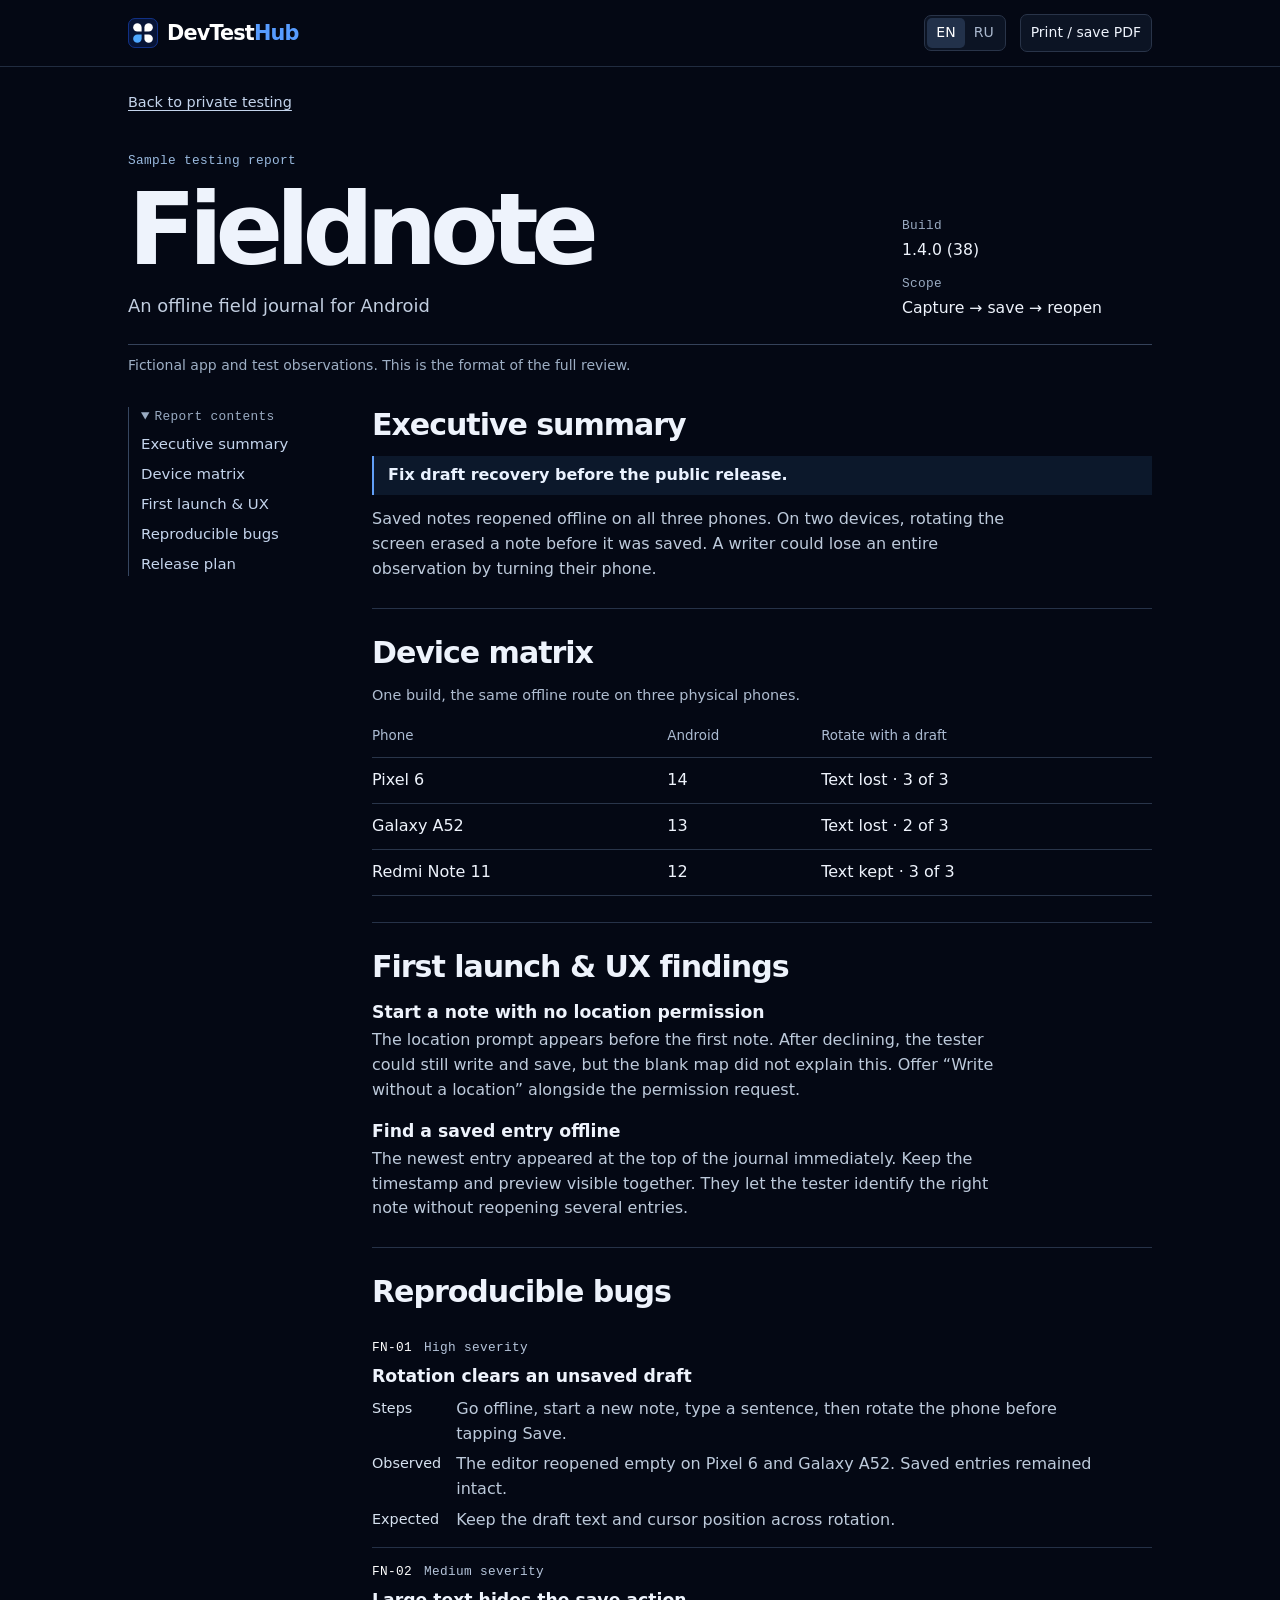
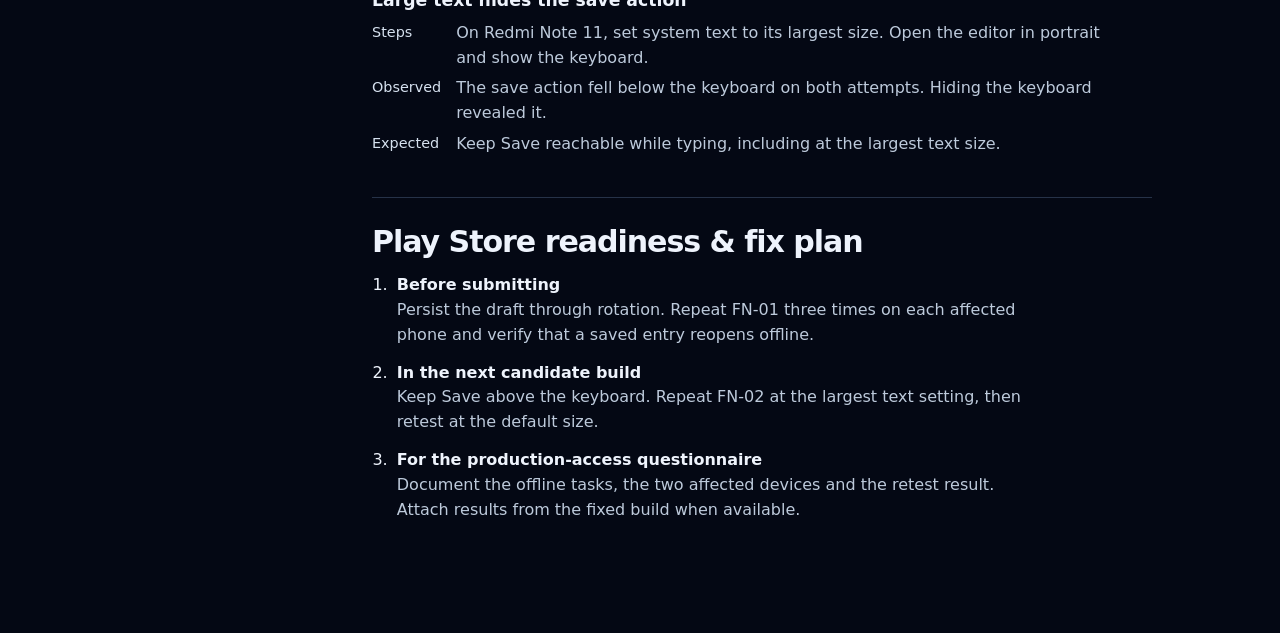
<file: sample-report.html>
<!doctype html>
<html lang="en">
<head>
  <meta charset="utf-8"><meta name="viewport" content="width=device-width,initial-scale=1">
  <meta name="theme-color" content="#040814">
  <title>Fieldnote · Sample app testing report | DevTestHub</title>
  <meta name="description" content="Explore a sample DevTestHub app review, including device coverage, reproducible bugs and a release plan.">
  <link rel="canonical" href="https://devtesthub.app/sample-report.html">
  <link rel="icon" href="assets/favicon.svg" type="image/svg+xml">
  <link rel="stylesheet" href="css/report.css?v=6">
  <script src="js/report.js?v=6" defer></script>
</head>
<body>
<a class="skip" href="#report"><span lang="en">Skip to the report</span><span lang="ru">Перейти к отчёту</span></a>
<header class="report-bar"><div>
  <a class="brand" href="index.html#services/testing" aria-label="DevTestHub"><img src="assets/favicon.svg" alt="" width="30" height="30">DevTest<span>Hub</span></a>
  <div class="tools"><div class="languages" role="group" aria-label="Language / Язык"><button type="button" data-language="en" aria-pressed="true" lang="en">EN</button><button type="button" data-language="ru" aria-pressed="false" lang="ru">RU</button></div>
  <button id="print" type="button"><span lang="en">Print / save PDF</span><span lang="ru">Печать / PDF</span></button></div>
</div></header>
<main id="report" class="report">
<a class="back" href="index.html#services/testing"><span lang="en">Back to private testing</span><span lang="ru">К приватному тестированию</span></a>
<header class="cover">
<div class="cover-copy"><p class="eyebrow"><span lang="en">Sample testing report</span><span lang="ru">Пример отчёта о тестировании</span></p>
<h1>Fieldnote</h1><p class="subtitle"><span lang="en">An offline field journal for Android</span><span lang="ru">Автономный полевой дневник для Android</span></p></div>
<dl class="cover-meta"><div><dt><span lang="en">Build</span><span lang="ru">Сборка</span></dt><dd>1.4.0 (38)</dd></div><div><dt><span lang="en">Scope</span><span lang="ru">Сценарий</span></dt><dd><span lang="en">Capture → save → reopen</span><span lang="ru">Запись → сохранение → открытие</span></dd></div></dl>
</header><p class="sample-note"><span lang="en">Fictional app and test observations. This is the format of the full review.</span><span lang="ru">Приложение и наблюдения вымышлены. Так устроен отчёт с полным разбором.</span></p>
<div class="report-layout"><nav class="contents" aria-label="Contents / Содержание"><details open id="contents-menu"><summary><span lang="en">Report contents</span><span lang="ru">Содержание отчёта</span></summary><div class="contents-links"><a href="#summary"><span lang="en">Executive summary</span><span lang="ru">Вывод</span></a><a href="#devices"><span lang="en">Device matrix</span><span lang="ru">Устройства</span></a><a href="#experience"><span lang="en">First launch & UX</span><span lang="ru">Первый запуск и UX</span></a><a href="#bugs"><span lang="en">Reproducible bugs</span><span lang="ru">Ошибки</span></a><a href="#readiness"><span lang="en">Release plan</span><span lang="ru">План перед релизом</span></a></div></details></nav><div class="sheet">
<section class="report-section" aria-labelledby="summary"><h2 id="summary"><span lang="en">Executive summary</span><span lang="ru">Краткий вывод</span></h2>
<p class="judgment"><span lang="en">Fix draft recovery before the public release.</span><span lang="ru">До релиза восстановите сохранение черновиков.</span></p><p><span lang="en">Saved notes reopened offline on all three phones. On two devices, rotating the screen erased a note before it was saved. A writer could lose an entire observation by turning their phone.</span><span lang="ru">На трёх телефонах запись, сохранённая вручную, открылась без сети. На двух введённый текст исчез при повороте экрана. Для полевого дневника это риск потерять наблюдение при первом же выходе.</span></p></section>
<section class="report-section" aria-labelledby="devices"><h2 id="devices"><span lang="en">Device matrix</span><span lang="ru">Матрица устройств</span></h2>
<table><caption><span lang="en">One build, the same offline route on three physical phones.</span><span lang="ru">Одна сборка и один сценарий без сети на трёх физических телефонах.</span></caption><thead><tr><th scope="col"><span lang="en">Phone</span><span lang="ru">Телефон</span></th><th scope="col">Android</th><th scope="col"><span lang="en">Rotate with a draft</span><span lang="ru">Поворот с черновиком</span></th></tr></thead><tbody><tr><td>Pixel 6</td><td>14</td><td><span lang="en">Text lost · 3 of 3</span><span lang="ru">Текст потерян · 3 из 3</span></td></tr><tr><td>Galaxy A52</td><td>13</td><td><span lang="en">Text lost · 2 of 3</span><span lang="ru">Текст потерян · 2 из 3</span></td></tr><tr><td>Redmi Note 11</td><td>12</td><td><span lang="en">Text kept · 3 of 3</span><span lang="ru">Текст сохранён · 3 из 3</span></td></tr></tbody></table></section>
<section class="report-section" aria-labelledby="experience"><h2 id="experience"><span lang="en">First launch & UX findings</span><span lang="ru">Первый запуск и удобство</span></h2>
<h3><span lang="en">Start a note with no location permission</span><span lang="ru">Запись без доступа к геолокации</span></h3><p><span lang="en">The location prompt appears before the first note. After declining, the tester could still write and save, but the blank map did not explain this. Offer “Write without a location” alongside the permission request.</span><span lang="ru">Запрос геолокации появляется до первой записи. После отказа запись можно создать и сохранить, но пустая карта этого не объясняет. Добавьте рядом с запросом действие «Записать без геолокации».</span></p><h3><span lang="en">Find a saved entry offline</span><span lang="ru">Поиск сохранённой записи без сети</span></h3><p><span lang="en">The newest entry appeared at the top of the journal immediately. Keep the timestamp and preview visible together. They let the tester identify the right note without reopening several entries.</span><span lang="ru">Новая запись сразу появляется первой в дневнике. Оставьте время и начало текста рядом. Так тестировщик узнавал нужную запись, не открывая несколько карточек подряд.</span></p></section>
<section class="report-section" aria-labelledby="bugs"><h2 id="bugs"><span lang="en">Reproducible bugs</span><span lang="ru">Воспроизводимые ошибки</span></h2>
<article class="finding"><header><code>FN-01</code><span><span lang="en">High severity</span><span lang="ru">Высокая критичность</span></span></header><h3><span lang="en">Rotation clears an unsaved draft</span><span lang="ru">При повороте исчезает черновик</span></h3><dl><dt><span lang="en">Steps</span><span lang="ru">Шаги</span></dt><dd><span lang="en">Go offline, start a new note, type a sentence, then rotate the phone before tapping Save.</span><span lang="ru">Отключите сеть, создайте заметку, введите предложение и поверните телефон до сохранения.</span></dd>
<dt><span lang="en">Observed</span><span lang="ru">Факт</span></dt><dd><span lang="en">The editor reopened empty on Pixel 6 and Galaxy A52. Saved entries remained intact.</span><span lang="ru">На Pixel 6 и Galaxy A52 редактор открылся пустым. Ранее сохранённые записи остались на месте.</span></dd>
<dt><span lang="en">Expected</span><span lang="ru">Ожидание</span></dt><dd><span lang="en">Keep the draft text and cursor position across rotation.</span><span lang="ru">Сохранить текст и позицию курсора после поворота.</span></dd></dl></article><article class="finding"><header><code>FN-02</code><span><span lang="en">Medium severity</span><span lang="ru">Средняя критичность</span></span></header><h3><span lang="en">Large text hides the save action</span><span lang="ru">При крупном шрифте пропадает кнопка сохранения</span></h3><dl><dt><span lang="en">Steps</span><span lang="ru">Шаги</span></dt><dd><span lang="en">On Redmi Note 11, set system text to its largest size. Open the editor in portrait and show the keyboard.</span><span lang="ru">На Redmi Note 11 установите максимальный размер системного шрифта. Откройте редактор вертикально и вызовите клавиатуру.</span></dd>
<dt><span lang="en">Observed</span><span lang="ru">Факт</span></dt><dd><span lang="en">The save action fell below the keyboard on both attempts. Hiding the keyboard revealed it.</span><span lang="ru">В обеих попытках клавиатура закрыла кнопку сохранения. После закрытия клавиатуры кнопка появилась.</span></dd>
<dt><span lang="en">Expected</span><span lang="ru">Ожидание</span></dt><dd><span lang="en">Keep Save reachable while typing, including at the largest text size.</span><span lang="ru">Оставить сохранение доступным при вводе, в том числе с максимальным шрифтом.</span></dd></dl></article></section>
<section class="report-section" aria-labelledby="readiness"><h2 id="readiness"><span lang="en">Play Store readiness & fix plan</span><span lang="ru">Готовность к релизу и план правок</span></h2>
<ol class="fix-plan"><li><strong><span lang="en">Before submitting</span><span lang="ru">До подачи заявки</span></strong><p><span lang="en">Persist the draft through rotation. Repeat FN-01 three times on each affected phone and verify that a saved entry reopens offline.</span><span lang="ru">Сохраните состояние черновика при повороте. Повторите FN-01 три раза на каждом затронутом телефоне и проверьте открытие сохранённой записи без сети.</span></p></li><li><strong><span lang="en">In the next candidate build</span><span lang="ru">В следующей сборке</span></strong><p><span lang="en">Keep Save above the keyboard. Repeat FN-02 at the largest text setting, then retest at the default size.</span><span lang="ru">Разместите кнопку сохранения над клавиатурой. Повторите FN-02 при максимальном размере шрифта, затем со стандартным.</span></p></li><li><strong><span lang="en">For the production-access questionnaire</span><span lang="ru">Для анкеты на допуск</span></strong><p><span lang="en">Document the offline tasks, the two affected devices and the retest result. Attach results from the fixed build when available.</span><span lang="ru">Опишите проверенные сценарии без сети, два затронутых устройства и результат повторной проверки. Приложите результаты на исправленной сборке, когда они появятся.</span></p></li></ol></section>
</div></div></main>
</body></html>
</file>
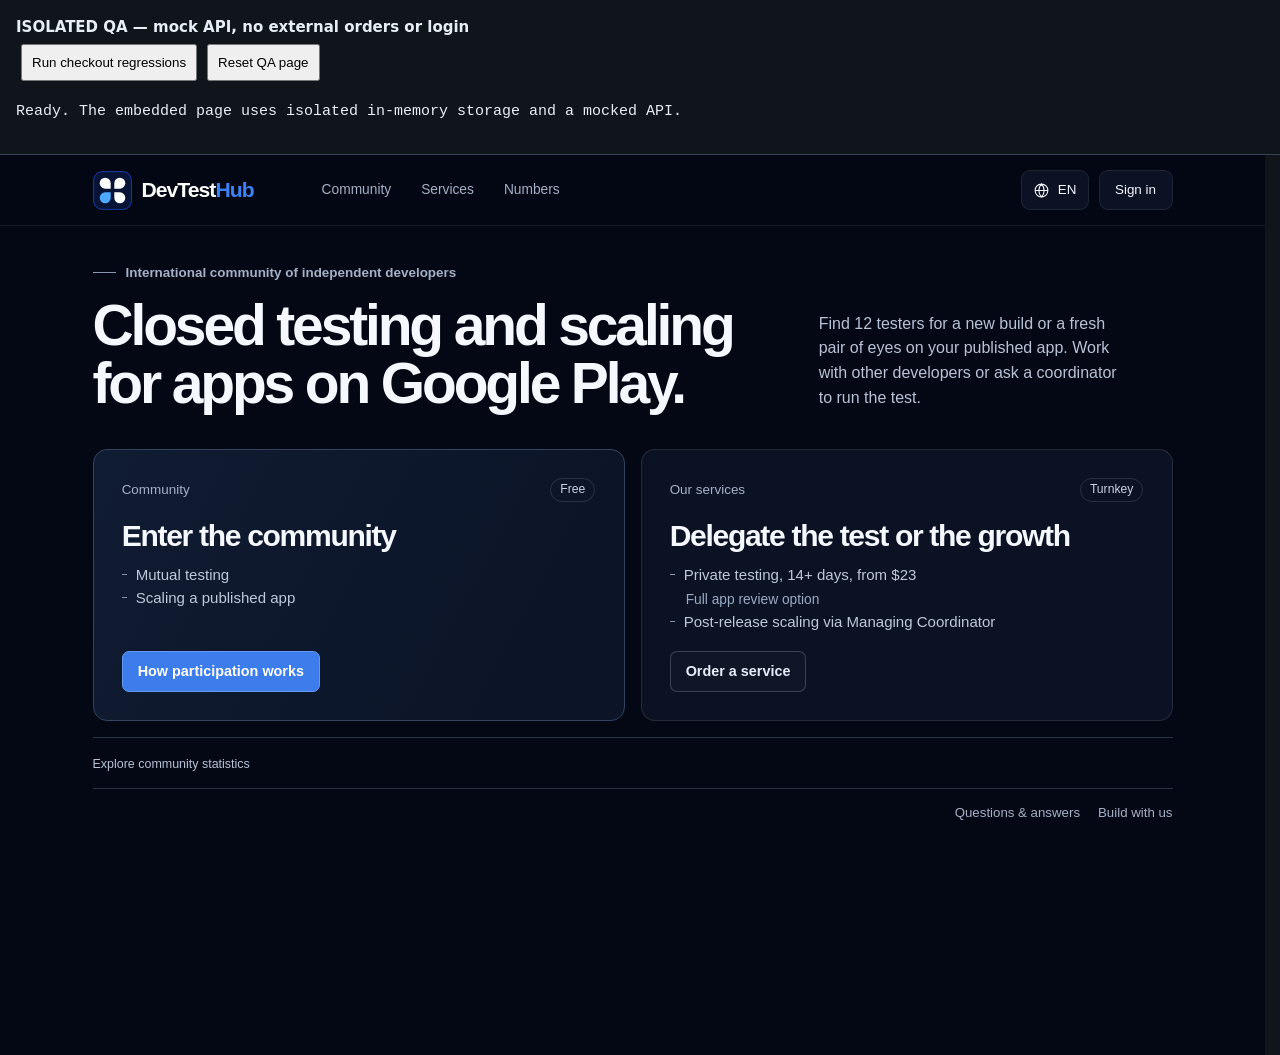
<file: tests/qa.html>
<!doctype html><html lang="en"><head><meta charset="utf-8"><meta name="robots" content="noindex,nofollow"><meta name="viewport" content="width=device-width,initial-scale=1"><title>DevTestHub isolated QA</title><style>body{margin:0;background:#10151c;color:#e7eef7;font:15px/1.5 system-ui}header{padding:16px;border-bottom:1px solid #354253}button{padding:9px;margin:5px;cursor:pointer}#result{white-space:pre-wrap}iframe{width:100%;height:900px;border:0;display:block}</style></head><body><header><strong>ISOLATED QA — mock API, no external orders or login</strong><div><button id="run" disabled>Run checkout regressions</button><button id="reset">Reset QA page</button></div><pre id="result">Loading isolated app…</pre></header><iframe id="app" title="Isolated DevTestHub test app"></iframe><script src="runner.js"></script></body></html>
</file>
<file: css/styles.css>
@charset "UTF-8";
.hero-copy,.cycle-visual {
  min-width:0;
}
.hero h1 {
  overflow-wrap:anywhere;
}
@media(max-width:767px) {
  html[lang=ru] .hero h1 {
    font-size:clamp(2.2rem,9vw,3.6rem);
  }
}
:root {
  color-scheme:dark;
  --bg:#0e1116;
  --surface:#161a21;
  --raised:#1d222b;
  --line:#2b323e;
  --text:#f4f6f8;
  --muted:#a4afbe;
  --blue:#75baff;
  --accent:#409bfa;
  --green:#a3e6bd;
  --radius:18px;
  font-family:-apple-system,BlinkMacSystemFont,"Segoe UI",Roboto,Arial,sans-serif;
  font-size:16px;
  line-height:1.6;
  scroll-behavior:smooth;
  scroll-padding-top:95px
}
* {
  box-sizing:border-box
}
body {
  margin:0;
  background:var(--bg);
  color:var(--text);
  -webkit-font-smoothing:antialiased
}
button,input,select,textarea {
  font:inherit
}
button,a,input,select,summary {
  -webkit-tap-highlight-color:transparent
}
button {
  cursor:pointer
}
a {
  color:var(--blue);
  text-decoration:none
}
a:hover {
  text-decoration:underline
}
button:disabled {
  cursor:wait;
  opacity:.55
}
button:focus-visible,a:focus-visible,input:focus-visible,select:focus-visible,summary:focus-visible {
  outline:3px solid var(--blue);
  outline-offset:4px
}
[hidden] {
  display:none!important
}
h1,h2,h3,h4,p {
  margin-top:0
}
h1,h2,h3,h4 {
  line-height:1.17;
  letter-spacing:-.035em
}
h1 {
  font-size:clamp(2.65rem,5vw,4.55rem);
  font-weight:650;
  margin-bottom:26px
}
h2 {
  font-size:clamp(2rem,3.4vw,2.85rem);
  font-weight:630;
  margin-bottom:16px
}
h3 {
  font-size:1.4rem;
  font-weight:600;
  margin-bottom:16px
}
h4 {
  font-size:1.05rem;
  letter-spacing:-.01em;
  margin-bottom:12px
}
p {
  color:var(--muted);
  margin-bottom:20px
}
ul {
  padding-left:22px
}
img {
  display:block;
  max-width:100%;
  height:auto;
  border-radius:10px
}
code {
  font-family:ui-monospace,SFMono-Regular,Consolas,monospace;
  overflow-wrap:anywhere;
  font-size:.9rem;
  color:var(--text)
}
.container {
  width:min(1120px,calc(100% - 48px));
  margin-inline:auto
}
.section {
  padding-block:88px
}
.section-heading {
  max-width:690px;
  margin-bottom:38px
}
.section-heading p:last-child {
  margin-bottom:0
}
.eyebrow,.mini-label {
  font-size:.76rem;
  letter-spacing:.12em;
  font-weight:650;
  line-height:1.5
}
.eyebrow {
  color:var(--blue);
  margin-bottom:20px
}
.mini-label {
  color:var(--muted)
}
.text-muted {
  color:var(--muted)
}
.small,.field-help {
  font-size:.875rem;
  color:var(--muted);
  line-height:1.55
}
.button {
  display:inline-flex;
  align-items:center;
  justify-content:center;
  gap:8px;
  min-height:48px;
  padding:12px 21px;
  border:1px solid transparent;
  border-radius:9px;
  font-size:.94rem;
  font-weight:600;
  line-height:1.4;
  text-align:center;
  transition:background .18s,border-color .18s;
  text-decoration:none!important
}
.button-primary {
  background:var(--blue);
  color:#0a1728
}
.button-primary:hover {
  background:#a0d0ff
}
.button-outline {
  border-color:#3b4859;
  color:var(--text);
  background:transparent
}
.button-outline:hover {
  background:var(--raised);
  border-color:var(--muted)
}
.button-quiet {
  background:var(--raised);
  color:var(--text)
}
.button-quiet:hover {
  background:#2c3441
}
.button-small {
  min-height:42px;
  padding:9px 14px;
  font-size:.875rem
}
.text-button {
  border:0;
  background:none;
  color:var(--blue);
  padding:10px 0;
  min-height:44px;
  font-weight:600;
  font-size:.875rem;
  text-align:start
}
.text-button:hover {
  text-decoration:underline
}
.skip-link {
  position:fixed;
  inset-inline-start:16px;
  top:-100px;
  z-index:200;
  background:var(--blue);
  color:var(--bg);
  padding:10px
}
.skip-link:focus {
  top:12px
}
.site-header {
  border-bottom:1px solid #222936;
  background:rgba(14,17,22,.96);
  position:sticky;
  top:0;
  z-index:30;
  backdrop-filter:blur(16px)
}
.header-inner {
  min-height:82px;
  display:flex;
  align-items:center;
  gap:22px
}
.brand {
  display:inline-flex;
  align-items:center;
  gap:11px;
  font-size:1.22rem;
  font-weight:720;
  color:var(--text);
  letter-spacing:-.04em;
  white-space:nowrap;
  text-decoration:none!important
}
.brand-mark {
  position:relative;
  display:inline-grid;
  place-items:center;
  width:34px;
  height:36px;
  border-radius:10px;
  background:var(--blue);
  color:#102238;
  font-size:1.5rem;
  font-weight:800
}
.brand-mark span {
  position:absolute;
  right:3px;
  bottom:-1px;
  font-size:.9rem;
  color:#102238;
  background:var(--blue)
}
.desktop-nav {
  display:flex;
  gap:24px;
  margin-inline-start:auto;
  font-size:.875rem
}
.desktop-nav a {
  color:var(--muted)
}
.header-actions {
  display:flex;
  align-items:center;
  gap:18px;
  margin-inline-start:auto
}
.language-switch {
  display:flex;
  align-items:center;
  gap:2px
}
.language-switch button {
  border:0;
  background:transparent;
  color:var(--muted);
  padding:8px;
  min-height:44px;
  font-size:.8rem;
  font-weight:600
}
.language-switch button[aria-pressed=true] {
  color:var(--text);
  background:var(--raised);
  border-radius:7px
}
.language-switch select {
  width:42px;
  min-height:40px;
  border:0;
  background:transparent;
  padding:4px;
  color:var(--text);
  font-size:.8rem
}
.dev-badge {
  display:none;
  border:1px solid #bd8d3e;
  background:#392b15;
  color:#ffd38a;
  border-radius:5px;
  font:600 .72rem ui-monospace,monospace;
  padding:4px 7px;
  white-space:nowrap
}
html[data-env=dev] .dev-badge {
  display:block
}
.hero {
  display:grid;
  grid-template-columns:1.15fr 1fr;
  gap:58px;
  align-items:center;
  padding-block:85px 80px
}
.hero h1 span {
  color:var(--blue)
}
.hero-lead {
  font-size:1.12rem;
  line-height:1.7;
  max-width:510px;
  margin-bottom:30px
}
.hero-actions {
  display:flex;
  flex-wrap:wrap;
  gap:12px
}
.hero-actions .button {
  font-size:.875rem;
  padding-inline:16px
}
.hero-note {
  font-size:.8rem;
  margin:18px 0 0
}
.cycle-visual {
  border:1px solid var(--line);
  border-radius:22px;
  padding:24px;
  background:var(--surface);
  box-shadow:0 24px 80px #0003;
  position:relative
}
.visual-top {
  display:flex;
  gap:12px;
  align-items:center;
  justify-content:space-between
}
.visual-top .mini-label {
  font-size:.65rem
}
.tag {
  display:inline-block;
  width:fit-content;
  border:1px solid #3b4350;
  border-radius:6px;
  padding:4px 8px;
  color:#c6d0dc;
  font-size:.75rem;
  line-height:1.4;
  font-weight:500
}
.visual-top .tag {
  font-size:.65rem
}
.tag-blue {
  color:var(--blue);
  background:#1d3044;
  border-color:#355878
}
.app-tile {
  width:78px;
  height:78px;
  margin:28px auto 0;
  border-radius:21px;
  background:#22374b;
  border:1px solid #476b8d;
  color:var(--blue);
  display:grid;
  place-items:center
}
.visual-connector {
  height:27px;
  width:1px;
  margin:auto;
  background:#557495
}
.tester-grid {
  display:grid;
  grid-template-columns:repeat(6,minmax(0,1fr));
  gap:9px;
  padding:20px 6px 27px;
  border-top:1px solid #35465a
}
.tester-grid span {
  border-radius:10px;
  aspect-ratio:1;
  display:grid;
  place-items:center;
  color:#9fbbd8;
  background:#202b38;
  border:1px solid #35465a;
  font:500 .76rem ui-monospace,monospace
}
.tester-grid span:last-child {
  background:#244337;
  color:var(--green);
  border-color:#3f6856
}
.visual-bottom {
  display:flex;
  align-items:center;
  justify-content:space-around;
  padding:22px 0 15px;
  border-top:1px solid var(--line)
}
.visual-bottom div {
  text-align:center
}
.visual-bottom strong {
  display:block;
  font-size:1.8rem;
  letter-spacing:-.04em;
  line-height:1.3
}
.visual-bottom span:not(.visual-divider) {
  display:block;
  color:var(--muted);
  font-size:.73rem
}
.visual-divider {
  height:36px;
  width:1px;
  background:var(--line)
}
.visual-caption {
  text-align:center;
  font-size:.75rem;
  margin:10px 0 0
}
.principles-strip {
  border-block:1px solid var(--line)
}
.principles-strip .container {
  display:flex;
  gap:22px;
  justify-content:space-between;
  padding-block:20px;
  color:var(--muted);
  font-size:.875rem
}
.principles-strip span::before {
  content:'✓';
  color:var(--green);
  margin-inline-end:9px
}
.comparison {
  display:grid;
  grid-template-columns:1fr 1fr;
  gap:24px
}
.option-card {
  border:1px solid var(--line);
  border-radius:var(--radius);
  padding:32px;
  background:var(--surface)
}
.option-card.featured {
  border-color:#426b96;
  background:#151e29
}
.option-card h3 {
  margin-top:24px
}
.option-price {
  font-size:2.25rem;
  line-height:1.2;
  letter-spacing:-.04em;
  font-weight:650;
  color:var(--text);
  margin-bottom:25px
}
.option-price>span:last-child {
  font-size:.875rem;
  font-weight:400;
  letter-spacing:0;
  color:var(--muted)
}
.option-price>[data-price] {
  font-size:inherit;
  font-weight:inherit;
  letter-spacing:inherit;
  color:inherit
}
.feature-list {
  padding:0;
  list-style:none;
  margin-block:25px 28px;
  display:grid;
  gap:14px;
  font-size:.94rem
}
.feature-list li {
  position:relative;
  padding-inline-start:26px
}
.feature-list li::before {
  content:'✓';
  position:absolute;
  inset-inline-start:0;
  color:var(--blue)
}
.option-card .small {
  margin:14px 0 0
}
.how-section {
  border-top:1px solid var(--line)
}
.process-grid {
  display:grid;
  grid-template-columns:repeat(3,1fr);
  gap:45px
}
.process-grid h3 {
  font-size:1.2rem;
  margin-top:20px
}
.process-grid p {
  font-size:.94rem;
  margin-bottom:0
}
.step-icon {
  display:inline-grid;
  place-items:center;
  width:42px;
  height:42px;
  border:1px solid #3b4d62;
  border-radius:12px;
  color:var(--blue);
  font-size:1.2rem
}
.order-section {
  background:#12161d;
  border-block:1px solid var(--line)
}
.checkout-layout {
  display:grid;
  grid-template-columns:minmax(0,690px) minmax(0,1fr);
  gap:44px;
  align-items:start
}
.wizard-card {
  min-width:0;
  background:var(--surface);
  border:1px solid #354253;
  border-radius:var(--radius);
  overflow:hidden
}
.wizard-top {
  padding:20px 28px;
  display:flex;
  justify-content:space-between;
  gap:15px;
  border-bottom:1px solid var(--line)
}
.draft-indicator {
  font-size:.75rem;
  color:var(--muted);
  text-align:end
}
.stepper {
  display:flex;
  list-style:none;
  gap:16px;
  justify-content:space-between;
  padding:24px 28px;
  margin:0;
  border-bottom:1px solid var(--line)
}
.stepper li {
  display:flex;
  gap:8px;
  align-items:center;
  color:var(--muted);
  font-size:.8rem;
  line-height:1.3
}
.stepper b {
  width:27px;
  height:27px;
  flex-shrink:0;
  display:grid;
  place-items:center;
  border-radius:50%;
  background:var(--raised);
  border:1px solid #3b4350;
  font-size:.8rem
}
.stepper [aria-current=step] {
  color:var(--text)
}
.stepper [aria-current=step] b {
  background:var(--blue);
  color:#0a1728;
  border-color:var(--blue)
}
#order-form {
  padding:28px
}
.wizard-card h3 {
  font-size:1.45rem
}
.wizard-card label:not(.check):not(.choice) {
  display:block;
  font-size:.875rem;
  font-weight:550;
  margin:20px 0 8px
}
input:not([type=checkbox]):not([type=radio]),select,textarea {
  display:block;
  min-width:0;
  width:100%;
  background:#10151c;
  border:1px solid #425065;
  border-radius:8px;
  color:var(--text);
  padding:12px 13px;
  min-height:48px;
  font-size:1rem
}
input::placeholder {
  color:#8190a2
}
select {
  padding-inline-end:32px;
  appearance:none;
  background-image:url("data:image/svg+xml,%3Csvg xmlns='http://www.w3.org/2000/svg' width='16' height='16' fill='none' stroke='%23a4afbe' stroke-width='1.6'%3E%3Cpath d='m4 6 4 4 4-4'/%3E%3C/svg%3E");
  background-repeat:no-repeat;
  background-position:right 12px center
}
fieldset {
  margin:22px 0;
  padding:0;
  border:0;
  min-width:0
}
legend {
  font-size:.875rem;
  font-weight:550;
  margin-bottom:10px
}
.choice-row {
  display:grid;
  grid-template-columns:1fr 1fr;
  gap:12px
}
.choice {
  display:flex;
  align-items:center;
  gap:10px;
  border:1px solid #425065;
  border-radius:9px;
  background:#141a23;
  padding:14px;
  cursor:pointer;
  min-width:0;
  font-size:.94rem
}
.choice:has(input:checked) {
  border-color:var(--blue);
  background:#1d3044
}
.choice input {
  flex-shrink:0
}
.check {
  display:flex;
  align-items:flex-start;
  gap:12px;
  cursor:pointer;
  font-size:.91rem;
  margin:20px 0;
  line-height:1.6
}
.check input {
  margin:4px 0 0;
  flex-shrink:0
}
input[type=checkbox],input[type=radio] {
  width:19px;
  height:19px;
  accent-color:var(--blue);
  cursor:pointer
}
input:disabled {
  opacity:.6
}
.field-help {
  margin:9px 0 16px
}
.wizard-footer {
  display:flex;
  justify-content:flex-end;
  gap:12px;
  margin-top:28px;
  padding-top:24px;
  border-top:1px solid var(--line)
}
.wizard-footer .button-primary {
  min-width:150px
}
.inset-panel {
  padding:20px;
  border:1px solid var(--line);
  background:#111820;
  border-radius:12px;
  margin:22px 0
}
.inset-panel p {
  font-size:.91rem;
  margin-bottom:16px
}
.inset-panel h4 {
  font-size:1.1rem
}
.inset-panel label:first-child {
  margin-top:0!important
}
.guide-list {
  padding-inline-start:20px;
  font-size:.91rem;
  color:var(--muted)
}
.copy-row {
  display:flex;
  align-items:center;
  justify-content:space-between;
  gap:12px;
  min-width:0;
  padding:12px 14px;
  background:var(--raised);
  border:1px solid var(--line);
  border-radius:8px;
  margin-block:16px
}
.copy-row>div {
  min-width:0
}
.copy-row code {
  display:block
}
.copy-row .text-button {
  flex-shrink:0;
  padding:4px 0
}
.copy-row .small {
  display:block;
  font-size:.76rem
}
.normalized-link {
  font-size:.8rem;
  color:var(--blue);
  overflow-wrap:anywhere
}
.wizard-card details {
  font-size:.875rem;
  margin-top:20px
}
.wizard-card summary {
  color:var(--blue)
}
details img {
  width:100%;
  height:auto;
  margin-block:16px
}
.setup-guide {
  border-top:1px solid var(--line);
  padding-top:20px
}
.setup-guide p {
  margin-top:15px
}
.payment-methods {
  display:grid;
  grid-template-columns:repeat(3,minmax(0,1fr));
  gap:8px
}
.payment-methods .choice {
  padding:12px 9px;
  gap:7px;
  font-size:.8rem
}
.payment-methods b {
  display:block;
  font-size:1.1rem
}
.payment-methods input {
  width:16px;
  height:16px
}
.receipt-upload {
  margin-block:28px 16px;
  padding-top:5px;
  border-top:1px solid var(--line)
}
input[type=file] {
  font-size:.8rem!important;
  padding:12px!important
}
input[type=file]::file-selector-button {
  background:var(--raised);
  color:var(--text);
  padding:8px;
  border:1px solid #4a5665;
  border-radius:5px;
  cursor:pointer;
  margin-inline-end:10px
}
.receipt-preview {
  max-height:220px;
  width:auto;
  max-width:100%;
  margin-block:12px
}
.notice {
  padding:16px;
  border:1px solid #385878;
  border-radius:9px;
  background:#192b3d;
  color:#c0d8ee;
  font-size:.875rem;
  margin-block:18px;
  line-height:1.6
}
.notice .button {
  margin-top:12px
}
.wizard-card>#resume-banner {
  margin-inline:28px
}
.error-message,.success-message {
  padding:14px 16px;
  font-size:.91rem;
  border-radius:8px;
  margin-top:20px;
  overflow-wrap:anywhere
}
.error-message {
  background:#382124;
  border:1px solid #ae5d68;
  color:#ffd7dc
}
.success-message {
  background:#203b2d;
  border:1px solid #51896a;
  color:#c3efcf
}
.order-summary {
  padding-top:8px
}
.order-summary h3 {
  margin-top:24px;
  font-size:1.75rem
}
.order-summary p,.order-summary .feature-list {
  font-size:.91rem
}
.summary-price {
  font-size:2.1rem;
  letter-spacing:-.03em;
  font-weight:600;
  border-top:1px solid var(--line);
  padding-top:22px;
  margin-bottom:18px
}
.summary-price>span:last-child {
  display:block;
  font-size:.875rem;
  font-weight:400;
  color:var(--muted);
  letter-spacing:0
}
.summary-price>[data-price] {
  display:inline;
  font-size:inherit;
  color:inherit;
  font-weight:inherit
}
.row-heading {
  display:flex;
  align-items:center;
  justify-content:space-between;
  max-width:none
}
.row-heading h2 {
  margin-bottom:0
}
.account-card {
  padding:30px;
  border:1px solid var(--line);
  border-radius:var(--radius);
  background:var(--surface)
}
#telegram-login {
  min-height:46px;
  margin-block:22px 12px;
  max-width:100%;
  overflow:hidden
}
#account-status:empty {
  display:none
}
#account-status {
  margin-bottom:0
}
.profile-row {
  display:flex;
  align-items:center;
  justify-content:space-between;
  gap:22px;
  margin-bottom:24px
}
.profile-row h3 {
  overflow-wrap:anywhere;
  margin-bottom:5px
}
.profile-row p {
  margin:0
}
.balance {
  text-align:end;
  flex-shrink:0
}
.balance span {
  display:block;
  color:var(--muted);
  font-size:.8rem
}
.balance strong {
  font-size:1.6rem
}
.order-item {
  border-top:1px solid var(--line);
  padding:22px 0;
  display:flex;
  justify-content:space-between;
  align-items:start;
  gap:18px
}
.order-item:last-child {
  padding-bottom:0
}
.order-item>div {
  min-width:0
}
.order-item h4 {
  overflow-wrap:anywhere;
  margin:8px 0
}
.order-item .order-actions {
  display:flex;
  gap:10px;
  flex-wrap:wrap;
  justify-content:flex-end;
  flex-shrink:0
}
.order-item code {
  font-size:.8rem;
  color:var(--muted)
}
.order-item p {
  font-size:.875rem;
  margin:8px 0
}
.order-status {
  font-size:.8rem;
  display:inline-block;
  color:var(--green);
  background:#20392c;
  border:1px solid #3c604a;
  padding:4px 9px;
  border-radius:6px
}
.phase-card {
  display:flex;
  gap:32px;
  align-items:center;
  padding:36px 42px;
  border:1px solid var(--line);
  border-radius:var(--radius);
  background:#141a22
}
.phase-card h2 {
  font-size:1.8rem;
  margin:15px 0 12px
}
.phase-card p {
  margin:0;
  max-width:740px
}
.bust-symbol {
  font-size:2.9rem;
  font-weight:500;
  color:var(--blue);
  border:1px solid #40556e;
  border-radius:50%;
  width:102px;
  height:102px;
  flex-shrink:0;
  display:grid;
  place-items:center;
  background:#203146;
  letter-spacing:-.06em
}
.faq-section {
  display:grid;
  grid-template-columns:1fr 1.3fr;
  gap:60px
}
.faq-list details {
  border-bottom:1px solid var(--line);
  padding:20px 0
}
.faq-list details:first-child {
  padding-top:0
}
.faq-list summary {
  list-style:none;
  font-weight:550;
  cursor:pointer;
  position:relative;
  padding-inline-end:35px;
  min-height:24px;
  line-height:1.6
}
.faq-list summary::-webkit-details-marker {
  display:none
}
.faq-list summary::after {
  content:'+';
  position:absolute;
  inset-inline-end:0;
  color:var(--blue);
  font-size:1.3rem;
  line-height:1
}
.faq-list details[open] summary::after {
  content:'−'
}
.faq-list p {
  margin:16px 0 0;
  font-size:.94rem
}
.final-cta {
  display:flex;
  justify-content:space-between;
  align-items:center;
  gap:24px;
  padding-block:42px;
  border-top:1px solid var(--line)
}
.final-cta h2 {
  font-size:1.9rem;
  margin:0
}
.site-footer {
  border-top:1px solid var(--line);
  padding-block:32px 48px;
  display:flex;
  align-items:center;
  gap:30px
}
.site-footer p {
  font-size:.8rem;
  margin:0;
  max-width:600px
}
.site-footer>a:last-child {
  margin-inline-start:auto;
  font-size:.875rem
}
.toast {
  position:fixed;
  bottom:24px;
  inset-inline:20px;
  width:fit-content;
  max-width:calc(100% - 40px);
  margin:auto;
  z-index:100;
  background:var(--text);
  color:#111b27;
  padding:13px 20px;
  border-radius:10px;
  box-shadow:0 6px 30px #0006;
  font-size:.94rem;
  text-align:center
}
.sr-only {
  position:absolute;
  width:1px;
  height:1px;
  padding:0;
  margin:-1px;
  overflow:hidden;
  clip:rect(0,0,0,0);
  white-space:nowrap;
  border:0
}
.google-shell {
  position:absolute;
  width:1px;
  height:1px;
  overflow:hidden;
  inset-inline-end:0
}
.goog-te-banner-frame,.skiptranslate>iframe {
  display:none!important
}
body {
  top:0!important
}
@media(min-width:768px) and (max-width:1000px) {
  .hero {
    gap:28px
  }
  .header-inner {
    gap:15px
  }
  .desktop-nav {
    gap:14px
  }
  .hero-actions {
    flex-direction:column;
    align-items:stretch
  }
  .checkout-layout {
    grid-template-columns:minmax(0,1.8fr) minmax(0,1fr);
    gap:25px
  }
  .principles-strip .container {
    gap:14px;
    font-size:.8rem
  }
  .visual-top .tag {
    display:none
  }
}
@media(max-width:767px) {
  :root {
    scroll-padding-top:85px
  }
  .container {
    width:calc(100% - 36px)
  }
  .section {
    padding-block:58px
  }
  .header-inner {
    min-height:72px;
    gap:8px;
    flex-wrap:wrap;
    padding-block:9px
  }
  .brand {
    font-size:1.05rem;
    gap:8px
  }
  .brand-mark {
    width:28px;
    height:30px;
    border-radius:8px;
    font-size:1.25rem
  }
  .brand-mark span {
    font-size:.7rem
  }
  .desktop-nav {
    display:none
  }
  .header-actions {
    gap:8px
  }
  .language-switch button {
    font-size:.74rem;
    padding:5px
  }
  .language-switch select {
    width:30px;
    padding:3px;
    min-height:38px;
    background-image:none
  }
  .header-actions .button {
    font-size:.75rem;
    padding:9px 10px;
    min-height:40px
  }
  .dev-badge {
    order:4;
    margin-inline-start:auto;
    font-size:.65rem
  }
  .hero {
    grid-template-columns:1fr;
    gap:38px;
    padding-block:50px 40px
  }
  .hero h1 {
    font-size:clamp(2.65rem,10vw,3.8rem);
    margin-bottom:22px
  }
  .hero-lead {
    font-size:1rem;
    line-height:1.7;
    margin-bottom:25px
  }
  .hero .eyebrow {
    font-size:.67rem;
    letter-spacing:.1em
  }
  .hero-actions {
    display:grid;
    grid-template-columns:1fr
  }
  .hero-actions .button {
    min-height:50px;
    font-size:.94rem
  }
  .hero-note {
    font-size:.76rem;
    text-align:center
  }
  .cycle-visual {
    padding:21px
  }
  .app-tile {
    margin-top:23px;
    width:66px;
    height:66px
  }
  .tester-grid {
    padding-bottom:22px;
    gap:8px
  }
  .visual-bottom {
    padding-top:18px
  }
  .visual-bottom strong {
    font-size:1.6rem
  }
  .principles-strip .container {
    display:grid;
    grid-template-columns:1fr 1fr;
    gap:12px;
    font-size:.76rem;
    padding-block:20px
  }
  .principles-strip span::before {
    margin-inline-end:5px
  }
  .comparison {
    grid-template-columns:1fr;
    gap:18px
  }
  .section-heading {
    margin-bottom:28px
  }
  .eyebrow {
    font-size:.7rem;
    margin-bottom:14px
  }
  .option-card {
    padding:26px
  }
  .option-card .button {
    width:100%
  }
  .process-grid {
    grid-template-columns:1fr;
    gap:30px
  }
  .process-grid article {
    position:relative;
    padding-inline-start:60px
  }
  .process-grid h3 {
    margin-top:0
  }
  .step-icon {
    position:absolute;
    inset-inline-start:0;
    top:1px;
    width:38px;
    height:38px
  }
  .checkout-layout {
    grid-template-columns:1fr;
    gap:32px
  }
  .order-summary {
    padding:0 5px
  }
  .order-summary .feature-list {
    margin:20px 0
  }
  .order-summary h3 {
    font-size:1.5rem
  }
  .wizard-top {
    padding:18px;
    gap:10px
  }
  .wizard-top .mini-label {
    font-size:.7rem
  }
  .draft-indicator {
    font-size:.68rem;
    max-width:135px
  }
  .stepper {
    padding:20px 16px;
    gap:10px
  }
  .stepper li {
    font-size:.7rem;
    gap:6px
  }
  .stepper b {
    width:24px;
    height:24px;
    font-size:.72rem
  }
  #order-form {
    padding:22px 18px
  }
  .wizard-card h3 {
    font-size:1.3rem
  }
  .choice {
    padding:12px;
    font-size:.875rem
  }
  .inset-panel {
    padding:15px
  }
  .payment-methods {
    gap:6px
  }
  .payment-methods .choice {
    padding:10px 6px;
    gap:5px;
    font-size:.72rem
  }
  .payment-methods b {
    font-size:1rem
  }
  .payment-methods input {
    width:14px;
    height:14px
  }
  .copy-row {
    padding:10px;
    gap:8px
  }
  .copy-row code {
    font-size:.75rem
  }
  .wizard-footer .button {
    padding-inline:16px;
    font-size:.875rem
  }
  .wizard-footer .button-primary {
    min-width:0;
    flex:1
  }
  .wizard-card>#resume-banner {
    margin-inline:18px
  }
  .account-card {
    padding:22px 18px
  }
  .profile-row {
    align-items:start
  }
  .profile-row h3 {
    font-size:1.2rem
  }
  .balance strong {
    font-size:1.2rem
  }
  .balance span {
    font-size:.72rem
  }
  .order-item {
    flex-direction:column;
    gap:10px
  }
  .order-item .order-actions {
    justify-content:flex-start
  }
  .phase-card {
    padding:26px;
    gap:18px;
    align-items:flex-start
  }
  .bust-symbol {
    width:52px;
    height:52px;
    font-size:1.6rem
  }
  .phase-card h2 {
    font-size:1.4rem;
    line-height:1.3
  }
  .phase-card .tag {
    font-size:.67rem
  }
  .phase-card p {
    font-size:.875rem
  }
  .faq-section {
    grid-template-columns:1fr;
    gap:8px
  }
  .faq-list details {
    padding-block:20px
  }
  .faq-list summary {
    font-size:.94rem
  }
  .final-cta {
    flex-direction:column;
    align-items:stretch;
    text-align:center;
    padding-block:36px
  }
  .final-cta h2 {
    font-size:1.9rem
  }
  .site-footer {
    flex-wrap:wrap;
    gap:20px;
    padding-block:30px
  }
  .site-footer p {
    order:3;
    width:100%
  }
  .site-footer>a:last-child {
    margin-inline-start:auto
  }
  .row-heading {
    gap:14px
  }
  .row-heading h2 {
    font-size:1.9rem
  }
}
@media(prefers-reduced-motion:reduce) {
  :root {
    scroll-behavior:auto
  }
  * {
    transition:none!important
  }
}
@media(max-width:767px) {
  .header-inner>.brand {
    font-size:.94rem;
    gap:6px
  }
  .header-actions {
    gap:4px
  }
  .header-actions .button {
    font-size:.74rem;
    padding-inline:8px
  }
  .language-switch button {
    padding-inline:4px
  }
  .language-switch select {
    width:28px
  }
}
.visual-bottom strong .visual-price {
  display:inline;
  font:inherit;
  color:inherit
}
@media(max-width:767px) {
  .copy-row:has(>code) {
    display:grid;
    grid-template-columns:minmax(0,1fr);
    gap:4px
  }
  .copy-row code {
    font-size:.875rem
  }
  .copy-row:has(>code) .text-button {
    justify-self:start
  }
  .payment-methods .choice {
    font-size:.875rem
  }
}
</file>
<file: css/redesign.css>
/* Product shell. Checkout controls continue to use styles.css. */
:root {
  --bg:#040814;
  --surface:#0b1224;
  --raised:#111c33;
  --line:rgba(255,255,255,.08);
  --text:#f6f8ff;
  --muted:#93a2bc;
  --blue:#4ea8ff;
  --accent:#3b82f6;
  --green:#86d9b5;
  scrollbar-gutter:stable
}
.wizard-card>#resume-banner {
  display:flex;
  flex-wrap:wrap;
  align-items:center;
  gap:8px 16px
}
.language-flag img {
  width:22px;
  height:16px;
  object-fit:cover;
  border-radius:3px;
  border:1px solid #ffffff18
}
.native-languages button>span img {
  width:28px;
  height:20px;
  object-fit:cover;
  border-radius:3px;
  border:1px solid #ffffff18
}
body {
  background:var(--bg)
}
body.drawer-open {
  overflow:hidden
}
h1 {
  font-size:clamp(2.8rem,4.8vw,4.15rem);
  line-height:1.09;
  letter-spacing:-.045em;
  overflow-wrap:anywhere
}
h2 {
  font-size:clamp(1.9rem,3.2vw,2.55rem)
}
.container {
  width:min(1160px,calc(100% - 48px))
}
.section {
  padding-block:64px
}
.eyebrow {
  font-size:.7rem;
  letter-spacing:.11em
}
.button {
  font-size:.9rem;
  gap:12px
}
.button-primary {
  background:var(--accent);
  color:#fff;
  border-color:#649dff;
  box-shadow:inset 0 1px 0 #ffffff20,0 4px 24px #1e4fd61a
}
.button-primary:hover {
  background:#4b90ff
}
.button-outline {
  border-color:#ffffff20;
  background:#ffffff03
}
.button-outline:hover {
  background:#ffffff08;
  border-color:#ffffff45
}
.tag {
  border-color:#ffffff14;
  background:#ffffff03
}
.tag-blue {
  color:#96caff;
  border-color:#3b82f647;
  background:#3b82f610
}
.site-header {
  background:#040814e8;
  border-color:var(--line)
}
.header-inner {
  min-height:78px;
  gap:24px
}
.brand {
  gap:10px;
  flex-shrink:0
}
.brand-icon {
  width:39px;
  height:39px;
  flex-shrink:0
}
.wordmark {
  font-size:1.32rem;
  font-weight:740;
  letter-spacing:-.045em;
  color:#fff
}
.wordmark>span {
  color:var(--accent)
}
.desktop-nav {
  gap:24px;
  font-size:.86rem
}
.header-actions {
  gap:10px;
  min-width:0
}
.language-trigger,.profile-chip {
  min-height:40px;
  border:1px solid #ffffff14;
  background:#0b1224;
  color:var(--text);
  border-radius:9px;
  display:flex;
  align-items:center;
  justify-content:center;
  gap:8px;
  padding:8px 11px;
  font-size:.84rem;
  max-width:300px
}
.language-trigger:hover,.profile-chip:hover {
  border-color:#4ea8ff66
}
.profile-chip {
  min-width:74px
}
#header-profile-name {
  overflow:hidden;
  text-overflow:ellipsis;
  white-space:nowrap;
  max-width:135px
}
#header-balance {
  font:500 .72rem ui-monospace,monospace;
  border-inline-start:1px solid var(--line);
  padding-inline-start:10px;
  color:#adccff
}
.dev-badge {
  display:none;
  color:#f6c876;
  background:#3c2a0d;
  border:1px solid #a57c32;
  border-radius:5px;
  padding:4px 6px;
  font:600 .67rem ui-monospace,monospace;
  letter-spacing:.04em
}
html[data-env=dev] .dev-badge {
  display:inline-flex
}
.hero {
  grid-template-columns:1.08fr 1fr;
  gap:54px;
  padding-block:82px 62px
}
.hero h1 span {
  color:#77b6ff
}
.hero .eyebrow {
  font-size:.68rem;
  letter-spacing:.1em
}
.hero-lead {
  font-size:1.05rem;
  line-height:1.75;
  margin-bottom:28px
}
.hero-actions {
  gap:11px
}
.hero-actions .button {
  font-size:.86rem;
  padding-inline:15px
}
.button-price {
  padding-inline-start:10px;
  border-inline-start:1px solid #ffffff40
}
.hero-note {
  margin:15px 0 27px;
  font-size:.78rem
}
.hero-proof {
  display:flex;
  gap:18px;
  flex-wrap:wrap;
  font-size:.75rem;
  color:#9caecb
}
.hero-proof i {
  color:var(--blue);
  font-style:normal;
  margin-inline-end:3px
}
.console-demo {
  min-width:0;
  border:1px solid #3b82f638;
  border-radius:19px;
  background:var(--surface);
  padding:24px;
  box-shadow:0 20px 90px #0004,0 0 65px #1e4fd609
}
.demo-top {
  display:flex;
  align-items:center;
  gap:8px;
  font-size:.8rem;
  color:#c2cde0;
  padding-bottom:19px;
  border-bottom:1px solid var(--line)
}
.console-icon {
  color:var(--blue);
  font-size:1.25rem
}
.demo-tag {
  margin-inline-start:auto;
  font:500 .58rem/1.6 ui-monospace,monospace;
  color:#8498ba;
  max-width:160px;
  text-align:end
}
.scenario-tabs {
  display:grid;
  grid-template-columns:1fr 1fr;
  padding:4px;
  border:1px solid var(--line);
  background:#050b19;
  border-radius:9px;
  margin:21px 0
}
.scenario-tabs button {
  border:0;
  background:transparent;
  color:var(--muted);
  border-radius:6px;
  min-height:38px;
  padding:8px;
  font-size:.8rem
}
.scenario-tabs [aria-pressed=true] {
  color:#fff;
  background:#14213a;
  box-shadow:0 1px 4px #0004
}
.demo-app {
  display:flex;
  align-items:center;
  gap:11px;
  margin-bottom:22px
}
.demo-app-icon {
  background:#1d3153;
  border:1px solid #4ea8ff40;
  width:39px;
  height:39px;
  border-radius:11px;
  display:grid;
  place-items:center;
  font-size:1.3rem;
  font-weight:700;
  color:#a8d5ff;
  position:relative
}
.demo-app-icon>span {
  font-size:.6rem;
  color:var(--green);
  position:absolute;
  right:2px;
  bottom:0
}
.demo-app strong {
  display:block;
  font-size:.875rem;
  font-weight:550
}
.demo-app p {
  font:400 .65rem ui-monospace,monospace;
  margin:3px 0 0
}
.demo-live {
  font-size:.58rem;
  letter-spacing:.09em;
  padding:4px 7px;
  color:#9bc7ff;
  border:1px solid #28446c;
  border-radius:4px;
  margin-inline-start:auto
}
.demo-stats {
  display:grid;
  grid-template-columns:1fr 1fr;
  gap:20px
}
.demo-stats>div>span {
  font-size:.74rem;
  color:var(--muted);
  display:block
}
.demo-stats strong {
  font-size:2rem;
  font-weight:570;
  letter-spacing:-.05em;
  line-height:1.5
}
.demo-stats strong>span {
  font-size:1.1rem;
  color:#647a9a;
  margin-inline-start:2px
}
.demo-stats strong small {
  font-size:.9rem
}
.device-cells {
  display:grid;
  grid-template-columns:repeat(6,minmax(0,1fr));
  gap:8px;
  margin:18px 0 26px
}
.device-cells>span {
  height:46px;
  background:#10233b;
  border:1px solid #2d5074;
  border-radius:8px;
  display:grid;
  place-items:center;
  position:relative;
  color:#83b8ef
}
.device-cells svg {
  width:20px;
  height:24px
}
.device-cells i {
  position:absolute;
  inset-inline-end:3px;
  bottom:1px;
  font-size:.55rem;
  font-style:normal;
  color:var(--green)
}
.demo-timeline-top {
  display:flex;
  justify-content:space-between;
  align-items:center;
  gap:10px;
  font-size:.7rem
}
.demo-status {
  color:#a5b8d8
}
.demo-status.is-ready {
  color:var(--green)
}
#demo-timeline {
  width:100%;
  min-height:22px;
  accent-color:var(--accent);
  padding:0;
  border:0;
  background:transparent;
  margin:14px 0 0;
  cursor:ew-resize
}
.timeline-captions {
  display:flex;
  justify-content:space-between;
  font:400 .62rem ui-monospace,monospace;
  color:#637b9f
}
.console-demo>p {
  font-size:.8rem;
  margin:18px 0 0
}
.console-demo .demo-disclaimer {
  font-size:.65rem;
  margin-top:9px;
  color:#7284a1;
  line-height:1.6
}
.bento-grid {
  display:grid;
  grid-template-columns:1.2fr 1fr;
  gap:16px
}
.bento-card {
  padding:28px;
  border:1px solid var(--line);
  border-radius:var(--radius);
  background:var(--surface);
  min-width:0;
  overflow:hidden
}
.bento-card h3 {
  font-size:1.25rem;
  max-width:360px
}
.bento-card p {
  font-size:.94rem;
  line-height:1.75;
  max-width:490px;
  margin-bottom:0
}
.bento-icon {
  display:inline-grid;
  place-items:center;
  color:var(--blue);
  width:35px;
  height:35px;
  border:1px solid #3b82f638;
  border-radius:10px;
  background:#0c1b37;
  font-size:1.5rem;
  margin-bottom:20px
}
.bento-group .copy-row {
  margin-bottom:0;
  margin-top:23px
}
.micro-device-row {
  display:flex;
  gap:8px;
  margin-top:23px
}
.micro-device-row span {
  width:38px;
  height:43px;
  border-radius:8px;
  background:#10213a;
  border:1px solid #355b86;
  color:var(--blue);
  display:grid;
  place-items:center
}
.buffer-art {
  display:flex;
  gap:12px;
  align-items:center;
  font-size:2.9rem;
  line-height:1;
  font-weight:600;
  color:#7893bd;
  letter-spacing:-.05em;
  margin:4px 0 24px
}
.buffer-art span {
  font-size:1.4rem;
  color:var(--blue);
  padding:9px 13px;
  border:1px solid #3b82f64a;
  background:#12254a;
  border-radius:10px
}
.mini-flow {
  display:flex;
  gap:10px;
  flex-wrap:wrap;
  margin-top:22px;
  align-items:center;
  color:#b2c3df;
  font-size:.78rem
}
.mini-flow>span {
  padding:7px 10px;
  border:1px solid var(--line);
  border-radius:7px
}
.mini-flow>i {
  font-style:normal;
  color:var(--blue)
}
.plan-grid {
  display:grid;
  grid-template-columns:1fr 1fr;
  gap:18px
}
.option-card {
  padding:30px;
  display:flex;
  flex-direction:column;
  min-width:0;
  background:var(--surface)
}
.option-card.featured {
  border-color:#3b82f65c;
  background:var(--surface);
  box-shadow:inset 0 1px 0 #4ea8ff0d
}
.option-card h3 {
  font-size:1.45rem
}
.option-price small {
  font-size:.86rem;
  color:var(--muted);
  letter-spacing:0;
  font-weight:400
}
.option-card>p:not(.option-price) {
  font-size:.94rem;
  line-height:1.75
}
.option-card>.button {
  margin-top:auto;
  width:100%;
  font-size:.875rem
}
.option-card>p.small {
  font-size:.78rem;
  margin:12px 0 0
}
.phase-card {
  grid-column:1/-1;
  padding:24px 30px;
  border-color:var(--line);
  background:#081020;
  gap:24px
}
.bust-symbol {
  width:64px;
  height:64px;
  border-radius:16px;
  background:#102142;
  border:1px solid #3b82f63b;
  color:#86b8ff;
  font-size:1.9rem
}
.phase-card>div:last-child {
  flex:1
}
.phase-card h3 {
  font-size:1.18rem;
  margin:12px 0 7px
}
.phase-card p {
  font-size:.875rem
}
.phase-card .text-button {
  padding-bottom:0;
  min-height:36px
}
.faq-section {
  border-top:1px solid var(--line);
  margin-top:30px;
  gap:64px
}
.faq-section .section-heading {
  position:sticky;
  top:105px;
  align-self:start
}
.faq-list summary {
  font-size:.94rem;
  font-weight:520
}
.faq-list p {
  font-size:.91rem;
  line-height:1.8
}
.source-link {
  display:inline-block;
  font-size:.8rem;
  margin-top:12px
}
.final-cta {
  padding-block:44px 58px;
  gap:32px
}
.final-cta h2 {
  font-size:1.8rem;
  margin-bottom:13px;
  max-width:650px
}
.final-cta p {
  font-size:.9rem;
  margin:0
}
.final-cta .button {
  flex-shrink:0
}
.site-footer {
  padding-block:25px 35px
}
.site-footer .brand-icon {
  width:29px;
  height:29px
}
.site-footer .wordmark {
  font-size:1.05rem
}
/* A single modal surface, separate from document flow. */
.drawer-backdrop {
  position:fixed;
  inset:0;
  background:#000916b8;
  backdrop-filter:blur(7px);
  z-index:80;
  animation:backdrop-in .2s ease
}
.drawer {
  position:fixed;
  inset-block:0;
  inset-inline-end:0;
  width:min(580px,100%);
  max-width:100%;
  z-index:90;
  display:flex;
  flex-direction:column;
  background:#070e1d;
  border-inline-start:1px solid #ffffff16;
  box-shadow:-24px 0 100px #0005;
  animation:drawer-in .27s cubic-bezier(.2,.8,.2,1);
  outline:none;
  min-width:0
}
.drawer-order {
  width:min(650px,100%)
}
.drawer-language {
  width:min(500px,100%)
}
.drawer.is-closing {
  animation:drawer-out .18s ease forwards;
  pointer-events:none
}
.drawer-header {
  flex-shrink:0;
  display:flex;
  gap:20px;
  justify-content:space-between;
  align-items:center;
  padding:25px 28px 23px;
  border-bottom:1px solid var(--line);
  background:#080f20
}
.drawer-header h2 {
  font-size:1.45rem;
  margin:0;
  letter-spacing:-.03em;
  outline:none
}
.drawer-header .eyebrow {
  font-size:.62rem;
  margin-bottom:8px
}
.drawer-close {
  display:grid;
  place-items:center;
  flex-shrink:0;
  width:40px;
  height:40px;
  border:1px solid var(--line);
  border-radius:10px;
  background:#ffffff04;
  color:#a8b7ce;
  font-size:1.7rem;
  font-weight:300;
  line-height:1
}
.drawer-close:hover {
  background:#ffffff0c;
  color:#fff
}
.drawer-scroll {
  overflow-y:auto;
  overscroll-behavior:contain;
  min-height:0;
  padding:26px 28px max(26px,env(safe-area-inset-bottom));
  scrollbar-width:thin;
  scrollbar-color:#293c5e transparent
}
.drawer-order .drawer-scroll {
  padding:0
}
.drawer-trust {
  padding:18px 28px 26px;
  display:flex;
  justify-content:space-between;
  gap:15px;
  color:var(--muted);
  font-size:.72rem;
  border-top:1px solid var(--line)
}
.wizard-card {
  border:0;
  border-radius:0;
  background:transparent;
  overflow:visible
}
.wizard-top {
  padding:19px 28px
}
.wizard-top>.mini-label {
  font-size:.65rem
}
.draft-indicator {
  font-size:.7rem
}
.stepper {
  padding:21px 28px
}
.stepper b {
  border-radius:8px;
  background:#111f37
}
.stepper [aria-current=step] b {
  background:var(--accent);
  color:#fff;
  border-color:var(--accent)
}
#order-form {
  padding:26px 28px 0
}
#order-form h3 {
  font-size:1.35rem;
  margin-bottom:24px
}
input:not([type=checkbox]):not([type=radio]):not([type=range]),select,textarea {
  background:#050b18;
  border-color:#2b3c59
}
.choice {
  background:#0b1529;
  border-color:#293954
}
.choice:has(input:checked) {
  border-color:#3b82f6a6;
  background:#0d2448
}
.inset-panel {
  background:#0a152a
}
.copy-row {
  background:#0e1c33;
  border-color:#ffffff0c
}
.notice {
  background:#0d203d;
  border-color:#294b74;
  color:#a8c7e8
}
.wizard-footer {
  position:sticky;
  bottom:-1px;
  background:#070e1df5;
  backdrop-filter:blur(12px);
  padding:18px 0;
  z-index:3
}
.error-message {
  background:#341425;
  border-color:#a74e65
}
.success-message {
  background:#0c2d24;
  border-color:#356a55
}
.drawer .account-card {
  padding:0;
  border:0;
  border-radius:0;
  background:transparent
}
#signed-out .login-symbol {
  display:inline-block;
  margin-bottom:22px
}
#signed-out .brand-icon {
  width:54px;
  height:54px
}
#signed-out h3 {
  font-size:1.65rem
}
#signed-out>p {
  font-size:.94rem
}
.login-help {
  padding:16px 0;
  margin-top:16px;
  border-top:1px solid var(--line);
  font-size:.875rem
}
.login-help summary {
  cursor:pointer;
  color:#b3c7e5;
  font-weight:520;
  line-height:1.7
}
.login-help p {
  font-size:.85rem;
  margin:14px 0 10px;
  line-height:1.8
}
.login-help a {
  font-size:.8rem
}
.account-feedback {
  border:1px solid var(--line);
  background:#0d1c34;
  padding:14px;
  border-radius:10px;
  margin-block:18px
}
.account-feedback p {
  font-size:.875rem;
  margin:0;
  color:#b1c6e8;
  line-height:1.7
}
.account-feedback.is-error {
  border-color:#985a42;
  background:#2b1b1c
}
.account-feedback.is-error p {
  color:#f4c6b4
}
.account-feedback .button {
  margin-top:12px
}
.profile-row {
  gap:14px;
  justify-content:flex-start
}
.profile-copy {
  min-width:0;
  flex:1
}
.profile-row h3 {
  font-size:1.25rem
}
.profile-row p {
  font-size:.8rem;
  margin:0
}
.profile-row .text-button {
  font-size:.78rem;
  flex-shrink:0
}
.avatar {
  position:relative;
  overflow:hidden;
  border-radius:10px;
  background:#162d52;
  border:1px solid #36547e;
  display:grid;
  place-items:center;
  flex-shrink:0;
  color:#a8caff;
  font-weight:600
}
.avatar img {
  width:100%;
  height:100%;
  object-fit:cover;
  position:absolute;
  inset:0;
  border-radius:inherit
}
.avatar-small {
  width:25px;
  height:25px;
  border-radius:7px;
  font-size:.7rem
}
.avatar-large {
  width:58px;
  height:58px;
  border-radius:16px;
  font-size:1.3rem
}
.wallet-card {
  padding:19px 22px;
  background:#0c1b34;
  border:1px solid #2e4770;
  border-radius:13px
}
.wallet-card>div {
  display:flex;
  align-items:center;
  justify-content:space-between;
  gap:12px;
  color:#a4b5d2;
  font-size:.8rem
}
.wallet-card strong {
  display:block;
  font-size:1.9rem;
  font-weight:580;
  margin-top:9px;
  letter-spacing:-.04em
}
.wallet-card .tag {
  font-size:.63rem
}
.account-section-title {
  font-size:1.05rem;
  margin:28px 0 16px
}
.continue-order {
  width:100%
}
.order-item {
  padding:18px!important;
  border:1px solid var(--line);
  border-radius:12px;
  background:var(--surface);
  margin-bottom:12px;
  flex-direction:column;
  gap:15px;
  min-width:0
}
.order-item .order-actions {
  justify-content:flex-start;
  max-width:100%;
  flex-shrink:1
}
.order-item h4 {
  margin:6px 0 12px
}
.order-item code {
  font-size:.75rem;
  color:#7c98bd
}
.order-status {
  color:#a0c7ff;
  background:#0e2549;
  border-color:#315281;
  font-size:.72rem
}
.order-actions .button {
  font-size:.78rem;
  min-height:40px
}
.order-timeline {
  display:grid;
  gap:9px;
  width:100%
}
.order-timeline label {
  display:flex;
  justify-content:space-between;
  gap:10px;
  font-size:.78rem;
  color:#a3c8fa
}
.order-timeline progress {
  width:100%;
  height:5px;
  appearance:none;
  border:0;
  background:#1c2d49;
  border-radius:5px;
  overflow:hidden
}
.order-timeline progress::-webkit-progress-bar {
  background:#1c2d49;
  border-radius:5px
}
.order-timeline progress::-webkit-progress-value {
  background:var(--accent);
  border-radius:5px
}
.order-timeline progress::-moz-progress-bar {
  background:var(--accent)
}
.project-item {
  padding:17px;
  border:1px solid var(--line);
  border-radius:11px;
  background:var(--surface);
  margin-bottom:10px;
  min-width:0
}
.project-item h4 {
  font-size:1rem;
  margin-bottom:5px;
  overflow-wrap:anywhere
}
.project-item code {
  display:block;
  font-size:.72rem;
  margin-bottom:13px
}
.project-item .button {
  font-size:.8rem;
  width:100%;
  min-height:42px
}
.native-languages {
  display:grid;
  grid-template-columns:1fr 1fr;
  gap:12px;
  margin-bottom:22px
}
.native-languages button {
  display:grid;
  grid-template-columns:auto 1fr;
  gap:3px 10px;
  text-align:start;
  border:1px solid #2c4164;
  border-radius:12px;
  background:#0d1a30;
  color:#fff;
  padding:17px;
  min-height:82px
}
.native-languages button>span {
  grid-row:1/3;
  font-size:1.5rem;
  align-self:center
}
.native-languages strong {
  font-size:.94rem
}
.native-languages small {
  font-size:.68rem;
  color:var(--muted)
}
.native-languages [aria-pressed=true] {
  border-color:var(--blue);
  background:#0e2749
}
.language-grid {
  display:grid;
  grid-template-columns:1fr 1fr;
  gap:9px;
  margin-top:18px
}
.language-grid button {
  border:1px solid var(--line);
  border-radius:9px;
  background:#0b1427;
  display:flex;
  gap:10px;
  align-items:center;
  text-align:start;
  padding:12px 10px;
  min-width:0;
  color:var(--text);
  min-height:62px
}
.language-grid button:hover,.language-grid [aria-pressed=true] {
  border-color:#3b82f680;
  background:#112344
}
.language-flag {
  font-size:1.2rem;
  flex-shrink:0
}
.language-grid button>span:last-child {
  min-width:0
}
.language-grid strong {
  display:block;
  font-size:.875rem;
  font-weight:500;
  overflow-wrap:anywhere
}
.language-grid small {
  display:block;
  font-size:.67rem;
  color:var(--muted);
  overflow-wrap:anywhere
}
#language-empty {
  margin-top:22px;
  font-size:.875rem
}
.google-shell {
  position:fixed;
  left:-10000px;
  top:0;
  width:1px;
  height:1px;
  overflow:hidden;
  visibility:hidden;
  pointer-events:none
}
.toast {
  background:#101e36;
  color:#e0eaff;
  border:1px solid #3a557c;
  box-shadow:0 16px 50px #0008;
  padding:15px 15px 15px 18px;
  border-radius:12px;
  display:flex;
  align-items:center;
  gap:15px;
  max-width:min(660px,calc(100% - 40px));
  font-size:.875rem;
  line-height:1.7;
  z-index:200
}
.toast>span {
  min-width:0;
  overflow-wrap:anywhere
}
.toast>button {
  min-height:40px;
  border:1px solid #375781;
  background:#142a49;
  color:#cce2ff;
  border-radius:7px;
  padding:7px 12px;
  font-size:.8rem;
  flex-shrink:0
}
.toast>#toast-dismiss {
  padding:4px 9px;
  border:0;
  background:transparent;
  font-size:1.4rem;
  color:#8aa6ce
}
@keyframes drawer-in {
  from {
    transform:translateX(100%);
    opacity:.7
  }
  to {
    transform:translateX(0);
    opacity:1
  }
}
@keyframes drawer-out {
  to {
    transform:translateX(100%);
    opacity:0
  }
}
@keyframes backdrop-in {
  from {
    opacity:0
  }
  to {
    opacity:1
  }
}
[dir=rtl] .drawer {
  animation-name:drawer-in-rtl
}
[dir=rtl] .drawer.is-closing {
  animation-name:drawer-out-rtl
}
@keyframes drawer-in-rtl {
  from {
    transform:translateX(-100%);
    opacity:.7
  }
  to {
    transform:translateX(0);
    opacity:1
  }
}
@keyframes drawer-out-rtl {
  to {
    transform:translateX(-100%);
    opacity:0
  }
}
@media(min-width:768px) and (max-width:1000px) {
  .hero {
    gap:28px
  }
  .hero h1 {
    font-size:2.9rem
  }
  .hero-actions {
    display:grid;
    grid-template-columns:1fr
  }
  .desktop-nav {
    gap:16px
  }
  .header-inner {
    gap:14px
  }
  .console-demo {
    padding:20px
  }
  .demo-tag {
    max-width:100px
  }
  .wordmark {
    font-size:1.2rem
  }
}
@media(max-width:767px) {
  .container {
    width:calc(100% - 36px)
  }
  .section {
    padding-block:43px
  }
  .header-inner {
    min-height:70px;
    gap:10px;
    flex-wrap:nowrap;
    padding-block:0
  }
  .brand {
    gap:8px
  }
  .brand-icon {
    width:31px;
    height:31px
  }
  .wordmark {
    font-size:1.03rem
  }
  .header-actions {
    gap:7px
  }
  .language-trigger {
    min-width:33px;
    min-height:37px;
    padding:7px
  }
  .language-trigger #current-language {
    display:none
  }
  .profile-chip {
    min-width:54px;
    min-height:38px;
    padding:7px 9px;
    font-size:.78rem;
    max-width:105px;
    gap:6px
  }
  #header-profile-name {
    max-width:62px
  }
  #header-balance {
    display:none
  }
  .dev-badge {
    font-size:.56rem;
    padding:4px;
    order:0;
    margin:0
  }
  .hero {
    grid-template-columns:minmax(0,1fr);
    padding-block:44px 30px;
    gap:33px
  }
  .hero h1 {
    font-size:clamp(2.55rem,10.2vw,3.5rem);
    line-height:1.13;
    letter-spacing:-.045em
  }
  .hero .eyebrow {
    font-size:.63rem;
    letter-spacing:.075em
  }
  .hero-lead {
    font-size:1rem;
    line-height:1.75
  }
  .hero-actions .button {
    font-size:.9rem;
    min-height:50px
  }
  .hero-note {
    font-size:.73rem;
    margin-bottom:22px
  }
  .hero-proof {
    gap:12px;
    justify-content:space-between;
    font-size:.66rem
  }
  .console-demo {
    padding:20px
  }
  .demo-tag {
    font-size:.54rem;
    max-width:145px
  }
  .demo-stats>div>span {
    font-size:.7rem
  }
  .device-cells {
    gap:7px;
    margin-bottom:21px
  }
  .device-cells>span {
    height:41px
  }
  .demo-timeline-top {
    font-size:.65rem;
    gap:7px
  }
  .demo-status {
    max-width:175px;
    text-align:end
  }
  .console-demo .demo-disclaimer {
    font-size:.63rem
  }
  .bento-grid {
    grid-template-columns:minmax(0,1fr);
    gap:13px
  }
  .bento-card {
    padding:24px
  }
  .bento-card h3 {
    font-size:1.2rem
  }
  .bento-card p {
    font-size:.91rem
  }
  .bento-group .copy-row {
    display:grid;
    grid-template-columns:minmax(0,1fr);
    gap:3px
  }
  .plan-grid {
    grid-template-columns:minmax(0,1fr);
    gap:14px
  }
  .option-card {
    padding:25px
  }
  .option-card h3 {
    font-size:1.35rem
  }
  .option-card>.button {
    font-size:.83rem
  }
  .phase-card {
    padding:24px;
    gap:18px
  }
  .bust-symbol {
    width:47px;
    height:47px;
    font-size:1.4rem;
    border-radius:12px
  }
  .phase-card h3 {
    font-size:1.12rem
  }
  .faq-section {
    grid-template-columns:minmax(0,1fr);
    gap:8px;
    margin-top:17px
  }
  .faq-section .section-heading {
    position:static;
    margin-bottom:25px
  }
  .final-cta {
    align-items:stretch;
    padding-block:34px 41px;
    gap:22px;
    text-align:start
  }
  .final-cta h2 {
    font-size:1.7rem;
    line-height:1.25
  }
  .site-footer {
    padding-block:25px 32px
  }
  .drawer {
    inset-inline:0;
    inset-block:10px 0;
    width:100%;
    height:calc(100dvh - 10px);
    border:1px solid #ffffff18;
    border-bottom:0;
    border-radius:18px 18px 0 0;
    animation-name:drawer-in-mobile
  }
  .drawer.is-closing {
    animation-name:drawer-out-mobile
  }
  .drawer-language {
    inset-block:auto 0;
    height:min(90dvh,820px)
  }
  .drawer-header {
    padding:19px 20px;
    gap:14px;
    border-radius:18px 18px 0 0
  }
  .drawer-header h2 {
    font-size:1.25rem;
    line-height:1.25
  }
  .drawer-header .eyebrow {
    font-size:.58rem;
    margin-bottom:6px
  }
  .drawer-close {
    width:38px;
    height:38px
  }
  .drawer-scroll {
    padding:22px 20px max(26px,env(safe-area-inset-bottom))
  }
  .drawer-order .drawer-scroll {
    padding:0
  }
  .wizard-top {
    padding:16px 20px;
    gap:10px
  }
  .draft-indicator {
    font-size:.65rem;
    max-width:145px
  }
  .stepper {
    padding:18px 20px;
    gap:10px
  }
  .stepper li {
    font-size:.67rem;
    gap:6px
  }
  .stepper b {
    width:24px;
    height:24px;
    font-size:.7rem;
    border-radius:7px
  }
  #order-form {
    padding:23px 20px 0
  }
  #order-form h3 {
    font-size:1.25rem
  }
  .payment-methods .choice {
    padding:10px 6px;
    gap:5px;
    font-size:.81rem
  }
  .wizard-footer {
    padding:15px 0 max(15px,env(safe-area-inset-bottom))
  }
  .wizard-footer .button {
    font-size:.85rem
  }
  .wizard-card>#resume-banner {
    margin-inline:20px
  }
  .drawer-trust {
    padding:16px 20px 22px;
    font-size:.67rem
  }
  .profile-row {
    align-items:center;
    gap:12px
  }
  .profile-row h3 {
    font-size:1.1rem
  }
  .avatar-large {
    width:47px;
    height:47px;
    border-radius:13px;
    font-size:1.1rem
  }
  .profile-row p {
    font-size:.73rem
  }
  .order-actions .button {
    font-size:.74rem;
    padding:8px 11px
  }
  .native-languages button {
    padding:13px;
    gap:3px 8px
  }
  .native-languages strong {
    font-size:.9rem
  }
  .language-grid {
    gap:8px
  }
  .language-grid strong {
    font-size:.84rem
  }
  .toast {
    inset-inline:12px;
    max-width:calc(100% - 24px);
    padding:13px;
    gap:9px;
    flex-wrap:wrap;
    font-size:.83rem
  }
  .toast>span {
    flex:1 1 180px;
    padding-inline-end:13px
  }
  .toast>#toast-dismiss {
    position:absolute;
    inset-inline-end:7px;
    top:3px;
    font-size:1.2rem
  }
  html[lang=ru] .hero h1 {
    font-size:clamp(2.35rem,9.2vw,3.3rem)
  }
  [dir=rtl] .drawer {
    animation-name:drawer-in-mobile
  }
  [dir=rtl] .drawer.is-closing {
    animation-name:drawer-out-mobile
  }
}
@keyframes drawer-in-mobile {
  from {
    transform:translateY(100%);
    opacity:.7
  }
  to {
    transform:translateY(0);
    opacity:1
  }
}
@keyframes drawer-out-mobile {
  to {
    transform:translateY(100%);
    opacity:0
  }
}
@media(prefers-reduced-motion:reduce) {
  :root {
    scroll-behavior:auto
  }
  *,*::before,*::after {
    animation-duration:.01ms!important;
    transition:none!important
  }
}
@media(max-width:767px) {
  .language-trigger {
    min-height:42px;
    min-width:38px
  }
  .profile-chip {
    min-height:42px
  }
  .drawer-close {
    width:42px;
    height:42px
  }
  .language-grid strong {
    font-size:.875rem
  }
}

/* --- Features, Guarantee & Multi-Account Enhancements --- */
.guarantee-card {
  display: flex;
  align-items: flex-start;
  gap: 12px;
  background: rgba(0, 230, 118, 0.08);
  border: 1px solid rgba(0, 230, 118, 0.25);
  border-radius: 12px;
  padding: 12px 14px;
  margin-block: 16px;
}
.guarantee-badge {
  flex-shrink: 0;
  margin-top: 2px;
}
.guarantee-copy strong {
  display: block;
  font-size: 0.95rem;
  font-weight: 700;
  color: #e6edf8;
  margin-bottom: 2px;
}
.guarantee-copy p {
  font-size: 0.82rem;
  line-height: 1.4;
  color: #9cb3d9;
  margin: 0;
}

/* Account Switcher */
.account-switcher-box {
  margin-top: 14px;
  padding: 12px;
  background: rgba(14, 26, 56, 0.6);
  border: 1px solid rgba(78, 168, 255, 0.16);
  border-radius: 12px;
}
.account-switcher-header {
  display: flex;
  justify-content: space-between;
  align-items: center;
  margin-bottom: 8px;
}
.account-switcher-header .small-label {
  font-size: 0.75rem;
  text-transform: uppercase;
  letter-spacing: 0.05em;
  color: #8fa5c9;
  font-weight: 600;
}
.account-switcher-list {
  display: flex;
  flex-direction: column;
  gap: 6px;
}
.account-profile-item {
  display: flex;
  align-items: center;
  gap: 10px;
  padding: 8px 10px;
  border-radius: 8px;
  background: rgba(7, 16, 40, 0.5);
  border: 1px solid rgba(255, 255, 255, 0.05);
  transition: border-color 0.15s, background 0.15s;
}
.account-profile-item.is-active {
  border-color: rgba(78, 168, 255, 0.4);
  background: rgba(78, 168, 255, 0.08);
}
.avatar-tiny {
  width: 28px;
  height: 28px;
  border-radius: 50%;
  font-size: 0.72rem;
  flex-shrink: 0;
  display: flex;
  align-items: center;
  justify-content: center;
  background: #102657;
  color: #fff;
  overflow: hidden;
}
.account-profile-info {
  display: flex;
  flex-direction: column;
  min-width: 0;
  flex-grow: 1;
}
.account-profile-info strong {
  font-size: 0.85rem;
  white-space: nowrap;
  overflow: hidden;
  text-overflow: ellipsis;
}
.account-profile-info span {
  font-size: 0.72rem;
  color: #8fa5c9;
}
.account-profile-remove {
  font-size: 1.1rem;
  color: #7287ab;
  padding: 2px 6px;
  cursor: pointer;
  background: none;
  border: none;
}
.account-profile-remove:hover {
  color: #ff5252;
}
.secondary-login-box {
  margin-top: 10px;
  padding-top: 10px;
  border-top: 1px dashed rgba(78, 168, 255, 0.2);
}

/* Step 1 Project Selector */
.project-selector-box {
  margin-bottom: 16px;
  padding: 12px;
  background: rgba(14, 26, 56, 0.55);
  border: 1px solid rgba(78, 168, 255, 0.18);
  border-radius: 12px;
}
.project-selector-title {
  display: block;
  font-size: 0.88rem;
  font-weight: 700;
  color: #e6edf8;
  margin-bottom: 2px;
}
.project-chips-list {
  display: flex;
  flex-wrap: wrap;
  gap: 8px;
  margin-top: 8px;
}
.project-chip {
  display: inline-flex;
  align-items: center;
  gap: 8px;
  padding: 8px 12px;
  border-radius: 10px;
  background: rgba(7, 16, 40, 0.7);
  border: 1px solid rgba(78, 168, 255, 0.25);
  color: #e6edf8;
  font-family: inherit;
  cursor: pointer;
  text-align: left;
  transition: all 0.15s ease;
}
.project-chip:hover {
  border-color: #4ea8ff;
  background: rgba(78, 168, 255, 0.1);
}
.project-chip.is-selected {
  border-color: #4ea8ff;
  background: rgba(78, 168, 255, 0.18);
  box-shadow: 0 0 0 1px #4ea8ff;
}
.project-chip-icon {
  font-size: 1.1rem;
}
.project-chip-info {
  display: flex;
  flex-direction: column;
  min-width: 0;
}
.project-chip-info strong {
  font-size: 0.85rem;
  font-weight: 600;
}
.project-chip-info code {
  font-size: 0.72rem;
  color: #8fa5c9;
}
.project-chip.is-manual .project-chip-icon {
  font-weight: bold;
  color: #4ea8ff;
}

/* Step 2 Link Verification Box */
.link-verification-box {
  margin-top: 10px;
  margin-bottom: 18px;
  padding: 12px 14px;
  background: rgba(10, 22, 50, 0.75);
  border: 1px solid rgba(78, 168, 255, 0.25);
  border-radius: 12px;
}
.link-verification-header {
  display: flex;
  justify-content: space-between;
  align-items: center;
  margin-bottom: 10px;
  padding-bottom: 6px;
  border-bottom: 1px solid rgba(255, 255, 255, 0.07);
}
.verification-tag {
  font-size: 0.72rem;
  font-weight: 700;
  letter-spacing: 0.08em;
  text-transform: uppercase;
  color: #7ea8f5;
}
.badge-status {
  display: inline-flex;
  align-items: center;
  gap: 4px;
  font-size: 0.72rem;
  font-weight: 600;
  padding: 2px 8px;
  border-radius: 20px;
}
.badge-valid {
  background: rgba(0, 230, 118, 0.15);
  color: #00e676;
  border: 1px solid rgba(0, 230, 118, 0.35);
}
.verification-row {
  display: flex;
  align-items: baseline;
  gap: 8px;
  margin-bottom: 6px;
  font-size: 0.82rem;
}
.verification-label {
  color: #8fa5c9;
  font-size: 0.78rem;
  flex-shrink: 0;
}
.verification-row code {
  font-family: monospace;
  background: rgba(0, 0, 0, 0.3);
  padding: 2px 6px;
  border-radius: 4px;
  color: #4ea8ff;
  word-break: break-all;
}
.verified-url {
  font-family: monospace;
  font-size: 0.75rem;
  color: #cbd5e1;
  word-break: break-all;
}
.verification-tip {
  font-size: 0.75rem;
  color: #7287ab;
  margin: 6px 0 8px;
  line-height: 1.35;
}
.verification-actions {
  display: flex;
  gap: 8px;
}
.button-tiny {
  padding: 2px 8px;
  font-size: 0.75rem;
}

/* Step 2 Console Setup Steps */
.console-setup-steps {
  margin-top: 16px;
  margin-bottom: 16px;
}
.setup-step-item {
  display: flex;
  gap: 12px;
  margin-bottom: 14px;
  padding: 12px;
  background: rgba(14, 26, 56, 0.45);
  border: 1px solid rgba(78, 168, 255, 0.12);
  border-radius: 12px;
}
.step-badge {
  width: 26px;
  height: 26px;
  border-radius: 50%;
  background: #1e4fd6;
  color: #fff;
  font-weight: 700;
  font-size: 0.85rem;
  display: flex;
  align-items: center;
  justify-content: center;
  flex-shrink: 0;
  margin-top: 2px;
}
.step-content {
  flex-grow: 1;
  min-width: 0;
}
.step-content strong {
  display: block;
  font-size: 0.88rem;
  color: #e6edf8;
  margin-bottom: 4px;
}
.step-content p {
  font-size: 0.8rem;
  color: #9cb3d9;
  margin-bottom: 8px;
  line-height: 1.35;
}
.guide-preview-btn {
  display: inline-flex;
  align-items: center;
  gap: 6px;
  padding: 4px 10px;
  font-size: 0.75rem;
  font-weight: 500;
  color: #4ea8ff;
  background: rgba(78, 168, 255, 0.1);
  border: 1px solid rgba(78, 168, 255, 0.25);
  border-radius: 6px;
  cursor: pointer;
  transition: background 0.15s, border-color 0.15s;
  margin-top: 4px;
}
.guide-preview-btn:hover {
  background: rgba(78, 168, 255, 0.18);
  border-color: #4ea8ff;
}
.guide-image-container {
  margin-top: 10px;
  border-radius: 8px;
  overflow: hidden;
  border: 1px solid rgba(78, 168, 255, 0.2);
  background: #000;
}
.guide-image-container img {
  display: block;
  width: 100%;
  height: auto;
}
.play-console-link {
  margin-top: 8px;
}

/* Step 3 Payment Methods (Overflow Fix) & Receipt Dropzone */
.payment-methods {
  display: grid;
  grid-template-columns: repeat(3, minmax(0, 1fr));
  gap: 8px;
}
.payment-methods .choice {
  display: flex;
  flex-direction: column;
  align-items: center;
  justify-content: center;
  text-align: center;
  padding: 12px 4px;
  gap: 6px;
  min-width: 0;
}
.payment-methods .choice input {
  margin: 0;
}
.payment-methods .choice-inner {
  display: flex;
  flex-direction: column;
  align-items: center;
  min-width: 0;
  width: 100%;
}
.payment-methods .choice-title {
  font-size: 0.78rem;
  white-space: nowrap;
  overflow: hidden;
  text-overflow: ellipsis;
  max-width: 100%;
}
.payment-methods .choice-price {
  font-size: 1.05rem;
  font-weight: 700;
  margin-top: 2px;
}

.receipt-dropzone {
  position: relative;
  border: 2px dashed rgba(78, 168, 255, 0.35);
  border-radius: 14px;
  padding: 18px 14px;
  text-align: center;
  cursor: pointer;
  background: rgba(10, 22, 50, 0.5);
  transition: border-color 0.15s, background 0.15s;
  margin-block: 16px 12px;
}
.receipt-dropzone:hover, .receipt-dropzone.is-dragover {
  border-color: #4ea8ff;
  background: rgba(78, 168, 255, 0.08);
}
.receipt-file-input {
  position: absolute;
  inset: 0;
  opacity: 0;
  cursor: pointer;
  width: 100%;
  height: 100%;
  z-index: 2;
}
.receipt-dropzone-content {
  pointer-events: none;
}
.receipt-icon {
  color: #4ea8ff;
  margin-bottom: 6px;
}
.receipt-dropzone-content strong {
  display: block;
  font-size: 0.92rem;
  color: #e6edf8;
  margin-bottom: 2px;
}
.receipt-dropzone-content p {
  font-size: 0.78rem;
  color: #8fa5c9;
  margin: 0;
}
.receipt-dropzone-selected {
  display: flex;
  align-items: center;
  gap: 12px;
  text-align: left;
  z-index: 3;
  position: relative;
}
.receipt-preview-thumb {
  width: 52px;
  height: 52px;
  border-radius: 8px;
  object-fit: cover;
  border: 1px solid rgba(78, 168, 255, 0.3);
  flex-shrink: 0;
}
.receipt-selected-details {
  flex-grow: 1;
  min-width: 0;
}
.receipt-file-name {
  font-size: 0.82rem;
  color: #e6edf8;
  white-space: nowrap;
  overflow: hidden;
  text-overflow: ellipsis;
  margin-bottom: 4px;
}
</file>
<file: css/face.css>
/* A directory of views. Hash links work even before JavaScript starts. */
#main > [data-view] { display: none; }
#main > #top, #main > :target { display: block; }
#main:has(> :target:not(#top)) > #top { display: none; }
#main[data-ready] > [data-view] { display: none; }
#main[data-ready] > [data-current] { display: block; }
#main { outline: none; }
/* Shared shell and public chapters */
:root { --content: 1080px; --quiet: #a4b1c7; --muted: #a4b1c7; --edge: #ffffff1c; }
.header-inner.container, .gateway, .chapter { width: min(var(--content), calc(100% - 64px)); margin-inline: auto; }
.header-inner { min-height: 70px; }
.desktop-nav { margin-inline-start: 32px; gap: 6px; }
.desktop-nav a { padding: 6px 12px; border-radius: 6px; }
.desktop-nav a:hover, .desktop-nav a[aria-current] { background: #ffffff09; color: #f2f6ff; text-decoration: none; }
.chapter h1, .gateway h1 { text-wrap: balance; overflow-wrap: break-word; }
.chapter-lead { max-width: 66ch; color: #b7c3d7; line-height: 1.55; }
.kicker, .path-caption, .path-foot small { color: var(--quiet); font-size: .84rem; }
.kicker { margin: 0 0 12px; font-weight: 550; }
.gateway { padding-block: clamp(24px, 4vh, 42px); }
#main > .gateway[data-current], #main:not([data-ready]) > .gateway:not(:has(~ :target)) {
  display: flex; flex-direction: column; justify-content: center; min-height: calc(100svh - 71px);
}
.gateway-intro { display: grid; grid-template-columns: 1.9fr 1fr; align-items: end; column-gap: 5%; }
.gateway-intro .kicker { grid-column: 1/-1; display: flex; align-items: center; gap: 10px; }
.gateway-intro .kicker::before { content: ""; width: 23px; height: 1px; background: #8599b6; }
.gateway h1 { margin: 0; font-size: clamp(2.55rem, 4.45vw, 4.15rem); line-height: 1.03; letter-spacing: -.055em; font-weight: 620; }
.gateway .chapter-lead { margin: 0 0 2px; max-width: 35ch; font-size: 1rem; }
.path-grid { display: grid; grid-template-columns: repeat(2, minmax(0, 1fr)); gap: 16px; margin-block: clamp(22px, 4vh, 42px) 16px; }
.path-card { display: flex; flex-direction: column; min-width: 0; padding: clamp(20px, 2.2vw, 30px); border: 1px solid var(--edge); border-radius: 14px; background: #0b1224; }
.path-card.mutual { background: linear-gradient(118deg, #101c32, #0c1528 78%); border-color: #31435f; }
.path-caption { display: flex; align-items: center; justify-content: space-between; gap: 8px; font-weight: 500; }
.path-tag { border: 1px solid #ffffff20; font-size: .76rem; line-height: 1.3; padding: 3px 9px; border-radius: 20px; color: #c8d3e4; }
.path-card h2 { letter-spacing: -.044em; margin: 16px 0 10px; font-weight: 610; font-size: clamp(1.6rem, 2.35vw, 2.15rem); }
.path-options { list-style: none; padding: 0; margin: 0; color: #bec9da; font-size: .94rem; line-height: 1.55; }
.path-options li { position: relative; padding-inline-start: 14px; }
.path-options li::before { position: absolute; inset-inline-start: 0; top: .73em; content: ""; width: 5px; height: 1px; background: #8394af; }
.path-sub { display: block; margin-top: 4px; padding-inline-start: 2px; color: #9aabc3; font-size: .86rem; line-height: 1.4; }
.path-foot { display: flex; flex-direction: column; align-items: flex-start; gap: 8px; margin-top: auto; padding-top: 18px; }
.path-foot small { font-size: .79rem; }
.path-foot small[hidden] { display: none !important; }
.path-action { display: inline-flex; align-items: center; justify-content: center; min-height: 41px; border: 1px solid #ffffff30; border-radius: 7px; padding: 8px 15px; color: #e7edf8; background: #ffffff05; font-size: .9rem; font-weight: 600; }
.path-action.main-action { background: #3d7ceb; color: white; border-color: #6599f5; }
.path-action:hover { background: #ffffff12; text-decoration: none; }
.path-action.main-action:hover { background: #326fd9; }
.gateway-links, .trail { display: flex; align-items: center; flex-wrap: wrap; gap: 8px 18px; }
.gateway-links { justify-content: end; margin-top: 7px; }
.gateway-links a { font-size: .83rem; padding-block: 6px; color: var(--quiet); }
.route-link, .trail a, .chapter a:not(.button):not(.chapter-row) { color: #abc8ed; text-underline-offset: 4px; }
.trail { margin-bottom:24px; font-size:.87rem; gap:10px; overflow-wrap:anywhere; }
.trail i { color:#536781; }
.trail-current { color:var(--muted); text-decoration:none; }
.chapter { max-width:800px; padding-block:clamp(24px,5vw,58px) 48px; }
.chapter h1 { font-size:clamp(2rem,4.1vw,3.25rem); }
.chapter h1:focus,.gateway h1:focus { outline:none; }
.chapter-index,.offers,.trust-list { margin-block:24px; display:grid; gap:10px; }
.chapter-row { display:flex; justify-content:space-between; align-items:center; gap:12px; padding:18px 22px; border:1px solid #243149; border-radius:12px; background:#0b1224; color:#eef3ff; text-decoration:none; }
.chapter-row strong,.chapter-row small { display:block; }
.chapter-row small { color:#b3c2d7; margin-top:5px; line-height:1.45; font-size:.91rem; }
.chapter-row b { color:#9cbfea; }
.reading-block,.topic { padding-block:18px; border-bottom:1px solid #253044; }
.reading-block h2,.offer h3 { margin:0 0 8px; font-size:1.24rem; }
.reading-block p,.topic p,.offer p,.ack-wait,.entry-hint { margin:0; max-width:67ch; color:#bcc8da; line-height:1.62; }
.chapter > .button,.chapter > .route-link,.reading-block > a { display:inline-flex; margin-top:18px; }
.trust-list { grid-template-columns:repeat(3,minmax(0,1fr)); }
.trust-list .reading-block,.ack,.offer { border:1px solid #27344b; border-radius:14px; padding:20px; background:#0b1224; }
.trust-list h2 { color:#97d8e9; }
.ack { margin-top:22px; }
.ack-check { display:flex; align-items:flex-start; gap:10px; }
.ack-check input { width:20px; height:20px; flex:none; accent-color:#477dea; }
.ack-wait,.entry-actions { margin-top:14px; }
.entry-actions { display:grid; justify-items:start; gap:12px; }
.offers { grid-template-columns:1.15fr 1fr; }
.offer-quiet { background:transparent; }
.offer .offer-price { color:#f5f8ff; font-size:2rem; font-weight:650; }
.offer-price small,.offer-note,.stars-hint { font-size:.86rem; }
.offer-actions,.group-line { display:flex; align-items:center; flex-wrap:wrap; gap:10px; margin-block:16px; }
.offer .text-link { display:inline-block; margin-top:16px; }
.topic summary,.faq-list summary { cursor:pointer; }
.topic p { margin-top:10px; }
.group-line code { overflow-wrap:anywhere; }

.card-hit { position: absolute; inset: 0; border-radius: inherit; }
.chapter-row { position: relative; padding-inline-end: 48px; }
.chapter-row .card-hit b { position: absolute; inset-inline-end: 20px; top: 50%; transform: translateY(-50%); }
@media (min-width: 1100px) and (max-height: 860px) {
  .header-inner { min-height: 56px; }
  .gateway { padding-block: 6px 8px; }
  .gateway h1 { font-size: clamp(1.85rem, 2.7vw, 2.45rem); }
  .gateway .chapter-lead { font-size: .92rem; line-height: 1.4; }
  .path-grid { margin-block: 12px 8px; gap: 12px; }
  .path-card { padding: 14px 16px; }
  .path-card h2 { margin: 8px 0 6px; font-size: 1.35rem; }
  .path-options { font-size: .88rem; line-height: 1.4; }
  .path-foot { padding-top: 12px; }
  .stats-ribbon { padding-block: 8px; }
  .stats-mini strong { font-size: 1.05rem; }
}
@media (min-width: 768px) and (max-height: 700px) {
  .gateway { padding-block: 16px; }
  .path-grid { margin-block: 16px 10px; }
  .path-card { padding: 18px; }
}
@media (max-width: 767px) {
  .gateway, .chapter, .header-inner.container { width: calc(100% - 32px); }
  .header-inner { min-height: 58px; }
  .gateway { padding-block: 22px 12px; }
  #main > .gateway[data-current], #main:not([data-ready]) > .gateway:not(:has(~ :target)) { min-height: calc(100svh - 59px); }
  .gateway-intro { display: block; }
  .gateway-intro .kicker { font-size: .8rem; margin-bottom: 9px; }
  .gateway h1 { font-size: clamp(1.92rem, 7.6vw, 3rem); line-height: 1.06; }
  .gateway .chapter-lead { max-width: 47ch; margin-top: 10px; font-size: .93rem; line-height: 1.4; }
  .path-grid, .offers, .trust-list { grid-template-columns: 1fr; }
  .path-grid { margin-block: 17px 12px; gap: 9px; }
  .path-card { padding: 14px 16px; border-radius: 11px; }
  .path-caption { font-size: .78rem; }
  .path-card h2 { margin: 7px 0 5px; font-size: 1.45rem; }
  .path-options { font-size: .86rem; line-height: 1.44; }
  .path-foot { padding-top: 12px; }
  .path-action { min-height: 37px; font-size: .84rem; padding: 6px 10px; }
  .path-foot small { font-size: .74rem; }
  .gateway-links { justify-content: center; }
}

@media (max-width: 767px) {
  .path-card { padding-block: 12px; }
  .gateway .chapter-lead { text-wrap: pretty; }
  .path-foot small { margin-inline-start: auto; }
  .path-foot { gap: 6px; }
  .path-foot .path-action { min-height: 40px; }
}
</file>
<file: css/chapters.css>
/* A directory at the first level, a reading column inside each chapter. */
.editorial {max-width: 850px;}
.editorial > .chapter-lead {max-width: 59ch; margin: 14px 0 26px; text-wrap: pretty;}
.track-list {border-block: 1px solid #2b3850;}
.track-link {
    position: relative;
    display: grid; align-items: baseline; grid-template-columns: 112px minmax(0, 1fr) 20px;
    gap: clamp(16px, 3vw, 38px); padding: 26px 12px;
    color: #eff4fd; text-decoration: none; transition: background-color .15s;
}
.track-link + .track-link {border-top: 1px solid #202c40;}
.track-target {position: absolute; inset: 0;}
.track-target:focus-visible {outline: 2px solid #9dceff; outline-offset: 1px;}
.editorial .track-link:hover, .editorial .track-link:focus-visible {background: #0e192b; text-decoration: none;}
.track-state, .live-track {color: #a8b8ce; font: 500 .8rem/1.5 ui-monospace, monospace;}
.track-link h2 {color: #eff4fd; margin: 0 0 8px; font-size: clamp(1.35rem, 2.6vw, 2rem); letter-spacing: -.035em;}
.track-link p {max-width: 48ch; margin: 0; color: #b7c4d7; line-height: 1.5;}
.track-chevron {color: #8da5c6; align-self:center; font-size: 1.55rem; font-weight: 400;}
.editorial-related, .editorial-actions {display: flex; align-items: center; flex-wrap: wrap; gap: 12px 26px; margin-block: 24px;}
.editorial-related a {padding-block: 5px; font-size: .92rem;}
.field-note {display: grid; grid-template-columns: minmax(150px, .7fr) minmax(0,1.6fr); gap: 28px; padding: 21px 0; border-top: 1px solid #233046;}
.field-note h2 {margin: 0; font-size: 1.15rem; letter-spacing: -.02em; line-height: 1.4;}
.field-note > div:first-child h2 {margin-bottom: 8px;}
.field-note p, .editorial details p {margin: 0; line-height: 1.62; color: #bfcbdb;}
.field-note p + p {margin-top: 8px;}
.field-note a, .faq-list details > a {display: inline-block; margin: 10px 0 0;}
.live-track {margin-block: 12px 16px;}
.code-list {padding: 0; margin: 0; list-style: none; counter-reset: code;}
.code-list li {position: relative; counter-increment: code;}
.code-list .field-note {padding-inline-start: 2.1em;}
.code-list li::before {content: counter(code, decimal-leading-zero); position: absolute; top: 25px; inset-inline-start: 0; color: #91a6c4; font: .75rem/1.7 ui-monospace, monospace;}
.code-extension {margin-top: 8px;}
.code-extension summary {color: #b4cff7; cursor: pointer; font-size: .92rem;}
.code-extension[open] p {padding-block-start: .5em;}
.join-list {list-style: none; margin: 4px 0 0; padding: 0; counter-reset: join;}
.join-list > li {position: relative; counter-increment: join; padding: 16px 0 16px 2.6em; border-top: 1px solid #253044;}
.join-list > li::before {content: counter(join, decimal-leading-zero); position: absolute; top: 18px; inset-inline-start: 0; color: #91a6c4; font: .75rem/1.4 ui-monospace, monospace;}
.join-head {display: flex; flex-wrap: wrap; align-items: baseline; gap: 4px 12px;}
.join-card h3, .build-card h3, .build-start h2 {margin: 0; overflow-wrap: anywhere;}
.join-card h3 {font-size: 1.12rem; letter-spacing: -.02em;}
.join-tag {color: var(--muted); font-size: .78rem; line-height: 1.35;}
.join-card p, .build-card p, .build-note, .build-start p {margin: 8px 0 0; max-width: 68ch; color: #bcc8da; line-height: 1.58;}
.build-note {margin-top: 8px; color: #9aabc3;}
.build-grid {display: grid; grid-template-columns: repeat(2, minmax(0, 1fr)); gap: 12px; margin-top: 14px;}
.build-card {min-width: 0; padding: 16px; border: 1px solid #253044; border-radius: 12px;}
.build-card h3 {font-size: 1.05rem; letter-spacing: -.02em;}
.build-start {margin-top: 28px;}
.build-start h2 {font-size: 1.15rem;}
.role-card {margin: 0 0 18px; padding: 16px 0 18px; border-bottom: 1px solid #253044;}
.role-card h3 {margin: 0 0 10px; font-size: 1.18rem; letter-spacing: -.02em;}
.role-label {margin: 10px 0 4px; color: #8ea3c0; font-size: .78rem; letter-spacing: .04em; text-transform: uppercase;}
.role-card p {margin: 0; max-width: 67ch; color: #bcc8da; line-height: 1.62;}
.editorial .entry-actions {grid-template-columns: max-content max-content;}
.entry-actions a.is-locked { opacity: .42; pointer-events: none; }
.activity-note { margin: 6px 0 0; }
.activity-note summary { cursor: pointer; color: #b4cff7; }
.activity-note p { margin: 8px 0 0; max-width: 67ch; color: #bfcbdb; line-height: 1.62; }
.editorial .entry-hint {grid-column: 1 / -1;}
.subsection-title {font-size: 1.1rem; margin: 2rem 0 .3rem;}
.editorial .contact-note {margin-top: 22px; font-size: .95rem; color: #9aabc3; max-width: 68ch; line-height: 1.55;}
@media (max-width: 720px) {
  .build-grid {grid-template-columns: 1fr;}
  .join-list > li {padding-inline-start: 2.2em;}
}
.editorial .faq-list {max-width: none;}
.editorial .faq-list details > a {margin-block-end: 16px;}
.editorial .faq-list p {padding-block-end: 12px;}
.editorial code {overflow-wrap: anywhere;}
@media(max-width: 620px) {
    .track-link {grid-template-columns: 1fr auto; row-gap: 4px; padding: 19px 4px;}
    .track-link .track-state {grid-column: 1 / -1;}
    .track-link h2 {margin-bottom: 4px;}
    .track-link p {font-size: .95rem;}
    .field-note {grid-template-columns: 1fr; gap: 5px; padding: 16px 0;}
    .code-list li::before {top: 19px;}
    .editorial .entry-actions {grid-template-columns: 1fr;}
    .editorial-related {gap: 5px 16px;}
}
</file>
<file: css/trust.css>
.stats-ribbon {
    display: block;
    color: #dce5f4;
    border-block: 1px solid #283447;
    padding-block: 12px;
    text-decoration: none;
    transition: border-color .18s;
}
.stats-ribbon:hover { border-color: #6986ab; text-decoration: none; }
.stats-ribbon [data-stats-strip] { display: grid; grid-template-columns: repeat(5, minmax(0, 1fr)); }
.stats-mini { display: grid; align-content: start; gap: 4px; padding-inline: 18px; }
.stats-mini:first-child { padding-inline-start: 0; }
.stats-mini + .stats-mini { border-inline-start: 1px solid #283447; }
.stats-mini strong, .stats-hero-value, .stats-support-value, .stats-split dd, .stats-population dd, .stats-countries td {
    font-variant-numeric: tabular-nums;
}
.stats-mini strong { color: #eef4ff; font-size: 1.24rem; font-weight: 620; line-height: 1.1; letter-spacing: -.035em; }
.stats-mini span, [data-stats-link] { color: #b5c3d7; font-size: .78rem; line-height: 1.2; text-wrap: balance; }
.stats-mini:first-child span { font-size: .72rem; letter-spacing: -.01em; }
.stats-chapter { max-width: 1060px; }
.stats-chapter h2 { margin: 0; font-size: clamp(1.2rem, 2.2vw, 1.6rem); letter-spacing: -.035em; }
.stats-chapter .chapter-lead { margin: 12px 0 0; max-width: 62ch; }
.stats-stamp { margin: 24px 0 9px; display: flex; align-items: baseline; gap: .45em; color: #aab8ce; font-size: .8rem; }
.stats-stamp time { font-variant-numeric: tabular-nums; }
.stats-heroes { display: grid; grid-template-columns: minmax(0, 1.55fr) minmax(0, 1fr); gap: 14px; }
.stats-hero, .stats-support { min-width: 0; border: 1px solid #2a374e; border-radius: 14px; background: #0b1423; padding: 18px 20px 16px; }
.stats-hero-feedback { background: linear-gradient(160deg, #101c30, #0b1423 70%); }
.stats-hero-value, .stats-support-value { margin: 0; color: #e8f1ff; font-size: clamp(2.4rem, 4.6vw, 4.2rem); font-weight: 620; letter-spacing: -.055em; line-height: 1; overflow-wrap: anywhere; }
.stats-support-head { display: flex; flex-wrap: wrap; align-items: baseline; gap: 2px 10px; }
.stats-support .stats-support-value { margin: 0; color: #ffffff; font-size: clamp(1.85rem, 2.5vw, 2.35rem); font-weight: 650; line-height: 1; letter-spacing: -.04em; }
.stats-hero h2 { margin: 10px 0 0; overflow-wrap: anywhere; }
.stats-support h3 { margin: 0; color: #c5d2e4; font-size: .98rem; font-weight: 520; letter-spacing: -.02em; line-height: 1.25; overflow-wrap: anywhere; }
.stats-hero .stats-hint, .stats-support p:not(.stats-support-value) { margin: 8px 0 0; max-width: 42ch; color: #aebdd3; font-size: .9rem; line-height: 1.45; }
.stats-split { display: flex; flex-wrap: wrap; gap: 10px 12px; margin: 16px 0 0; padding-top: 14px; border-top: 1px solid #2a374e; }
.stats-split > div { flex: 1 1 0; min-width: 0; }
.stats-split dt { color: #a9b9cd; font-size: .78rem; font-weight: 450; }
.stats-split dd { margin: 2px 0 0; color: #f4f7ff; font-size: 1.25rem; letter-spacing: -.03em; }
.stats-supports { display: grid; grid-template-columns: repeat(3, minmax(0, 1fr)); gap: 12px; margin-top: 12px; }
.stats-lower { display: grid; grid-template-columns: minmax(0, 1.12fr) minmax(0, .88fr); gap: clamp(20px, 4vw, 48px); margin: 30px 0; align-items: start; }
.stats-lower:has(.stats-geo[hidden]) { display: block; }
.stats-geo { background: #0b1423; border: 1px solid #29364b; padding: 20px 22px 12px; border-radius: 14px; }
.stats-population { display: grid; grid-template-columns: .75fr 1fr 1fr; margin: 18px 0 14px; gap: 10px; }
.stats-population > div { display: flex; flex-direction: column-reverse; justify-content: flex-end; }
.stats-population dt, .stats-countries thead th { color: #a9b9cd; font-size: .79rem; font-weight: 450; }
.stats-population dd { margin: 0; color: #f4f7ff; font-size: 1.62rem; line-height: 1.15; letter-spacing: -.045em; }
.stats-countries { border-collapse: collapse; width: 100%; table-layout: fixed; }
.stats-countries tr { border-top: 1px solid #263247; }
.stats-countries th, .stats-countries td { text-align: end; padding: 8px 0; font-size: .87rem; line-height: 1.25; }
.stats-countries tr > :first-child { width: 36%; text-align: start; padding-inline-end: 4px; overflow-wrap: anywhere; }
.stats-countries tr > :last-child { width: 18%; color: #aebcd1; }
.stats-countries tbody th { color: #e6eefc; font-weight: 520; }
.stats-breakdown-inner { display: grid; grid-template-columns: minmax(0, 1fr) auto; align-items: center; gap: .6em; }
.stats-track { min-width: 0; }
.stats-bar, .stats-bar > span { display: block; border-radius: 3px; height: 4px; background: #34445a; }
.stats-bar > span { background: #a1c9ff; }
.stats-reputation dl { display: grid; gap: 12px; margin: 15px 0 0; }
.stats-reputation dt { display: block; color: #e7edf8; font-size: .94rem; font-weight: 620; }
.stats-reputation dd { display: block; margin: 2px 0 0; color: #b1bfd3; font-size: .92rem; line-height: 1.5; }
.stats-profile-intro { margin: 10px 0; max-width: 57ch; color: #b1bfd3; line-height: 1.5; }
.stats-geo-toggle {
    display: inline-flex; align-items: center; margin: 10px 0 6px; padding: 7px 12px;
    border: 1px solid #3a4d68; border-radius: 8px; background: transparent;
    color: #c8d7ee; font-size: .88rem; cursor: pointer;
}
.stats-geo-toggle:hover { border-color: #6a86ad; }
.stats-sprint { margin: 28px 0 8px; padding: 18px 20px; border: 1px solid #29364b; border-radius: 14px; background: #0b1423; }
.stats-sprint-meta { display: flex; flex-wrap: wrap; gap: 8px 18px; margin: 10px 0 14px; color: #b7c6db; font-size: .92rem; }
.stats-sprint-pool { color: #d7e6ff; font-weight: 560; }
.stats-sprint-table { width: 100%; border-collapse: collapse; table-layout: fixed; }
.stats-sprint-table th, .stats-sprint-table td { padding: 8px 6px; border-top: 1px solid #263247; text-align: end; font-size: .87rem; }
.stats-sprint-table th:nth-child(1), .stats-sprint-table td:nth-child(1) { width: 2.4rem; text-align: start; color: #a9b9cd; }
.stats-sprint-table th:nth-child(2), .stats-sprint-table td:nth-child(2) { text-align: start; overflow-wrap: anywhere; }
.stats-sprint-table thead th { color: #a9b9cd; font-weight: 450; font-size: .78rem; border-top: 0; }
.stats-sprint-table td { color: #e8eefc; font-variant-numeric: tabular-nums; }
.stats-status { display: flex; align-items: center; flex-wrap: wrap; gap: 8px 18px; margin: 24px 0; padding-block: 18px; border-block: 1px solid #293649; color: #c3d0e3; }
.stats-status > span { flex-basis: 100%; }
.stats-status a, .stats-status button { font-size: .92rem; }
.stats-status button { border-radius: 7px; padding: 7px 12px; background: transparent; color: #c5d6ee; border: 1px solid #495e79; cursor: pointer; }
.stats-chapter [hidden], .stats-ribbon [hidden] { display: none !important; }
@media (max-width: 720px) {
    .stats-heroes, .stats-supports, .stats-lower { grid-template-columns: 1fr; }
    .stats-mini { padding-inline: 9px; }
}
@media (max-width: 600px) {
    .stats-ribbon [data-stats-strip] { grid-template-columns: repeat(6, minmax(0, 1fr)); row-gap: 12px; }
    .stats-mini { grid-column: span 2; padding-inline: 9px; }
    .stats-mini:nth-child(n+4) { grid-column: span 3; }
    .stats-mini:nth-child(4) { border-inline-start: 0; padding-inline-start: 0; }
    .stats-mini strong { font-size: 1.04rem; }
    .stats-mini span { font-size: .79rem; }
    .stats-hero, .stats-support { padding: 16px 14px; }
    .stats-geo { padding: 16px 14px 8px; }
    .stats-lower { margin-block: 24px; }
}
@media (max-width: 520px) {
    .stats-split > div { flex-basis: calc(50% - 12px); }
}
</file>
<file: css/checkout.css>
/* Product stage is the navigation. Payment details belong only to the selected service. */
.service-chapter { --service-rule:#253042; --service-muted:#adbbce; }
.service-chapter .services-head, .service-chapter .checkout-head { margin-block:1.4rem 2.4rem; }
.service-chapter .services-head h1, .service-chapter .checkout-head h1 { max-width:19ch; margin:0; }
.services-head .chapter-lead, .checkout-head .chapter-lead { margin:1rem 0 0; max-width:58ch; }
.service-routes { border-block:1px solid var(--service-rule); }
.service-route { display:grid; grid-template-columns:minmax(110px,.5fr) minmax(0,2fr) minmax(145px,.65fr); align-items:center; gap:clamp(16px,3vw,44px); padding:clamp(24px,4vw,48px) 12px; color:inherit; }
.service-route + .service-route { border-top:1px solid var(--service-rule); }
.service-route:hover, .service-route:focus-visible { background:#9abaff08; text-decoration:none; color:inherit; }
.service-stage { color:#acbad0; font-size:.86rem; font-weight:570; }
.service-kicker { display:flex; flex-wrap:wrap; align-items:center; gap:8px 10px; margin:0 0 14px; color:#acbad0; font-size:.86rem; font-weight:570; }
.status-badge { display:inline-flex; align-items:center; width:max-content; max-width:100%; padding:2px 8px; border:1px solid #31455f; border-radius:999px; color:#8ea3bd; font-size:.74rem; font-weight:500; line-height:1.35; letter-spacing:.01em; }
.service-route .status-badge { margin-bottom:8px; }
#services\/growth .services-head h1 { max-width:22em; }
.growth-actions { display:flex; flex-wrap:wrap; gap:10px; margin-top:4px; }
.growth-actions .button { min-width:0; }
.service-route h2 { font-size:clamp(1.4rem,2.4vw,2.1rem); line-height:1.13; margin:0; letter-spacing:-.045em; overflow-wrap:break-word; }
.service-route p { margin:.65rem 0 0; max-width:48ch; color:var(--service-muted); font-size:1rem; line-height:1.5; }
.service-route-end { display:grid; justify-items:end; gap:6px; text-align:end; }
.service-route-end small { font-size:.85rem; color:var(--service-muted); }
.service-route-end strong, .service-exit a { color:#91b9ff; font-size:.92rem; }
.service-exit { margin:1.6rem 0; color:var(--service-muted); font-size:.94rem; }
.service-exit a { display:inline-block; margin-inline-start:.2em; text-decoration:underline; text-underline-offset:.2em; }
.checkout-head { display:flex; justify-content:space-between; gap:24px; align-items:center; }
.checkout-head>.button { flex-shrink:0; }
.checkout-layout { display:grid; grid-template-columns:minmax(0,1.8fr) minmax(255px,1fr); align-items:start; gap:clamp(16px,2vw,30px); }
.checkout-layout>*, #page-checkout-slot .app-pair>* { min-width:0; }
#page-checkout-slot { background:#0b1221; border:1px solid var(--service-rule); border-radius:15px; }
#page-checkout-slot .wizard-top, #page-checkout-slot .stepper, #page-checkout-slot .drawer-track-guide, #page-checkout-slot #setup-step-title { display:none; }
#page-checkout-slot #order-form { padding:clamp(18px,2.2vw,32px); }
#page-checkout-slot #order-form h3 { margin:0 0 16px; font-size:1.25rem; }
#page-checkout-slot .app-pair { display:grid; grid-template-columns:1.12fr 1fr; align-items:end; gap:16px; }
#page-checkout-slot #order-form label[for], #page-checkout-slot #order-form legend { margin-top:0; }
#page-checkout-slot #order-form fieldset { margin:0; }
#page-checkout-slot [data-step]+[data-step] { margin-top:18px; }
#page-checkout-slot #project-picker-wrap { margin:0 0 16px; }
.checkout-editor .choice-row { gap:5px; }
.checkout-editor .choice-row .choice { min-height:44px; padding:8px 10px; line-height:1.15; gap:6px; }
.checkout-editor .choice-row input { width:14px; height:14px; flex-shrink:0; }
.checkout-editor .normalized-link { overflow-wrap:anywhere; margin:.6rem 0 0; font-size:.8rem; }
.checkout-editor .review-option { margin:18px 0; padding:14px 0; border-block:1px solid #263244; }
.checkout-editor .review-option .check { display:flex; align-items:center; flex-wrap:wrap; margin:0; gap:8px; }
.review-option strong { font-size:.98rem; font-weight:650; }
.review-option .review-total { margin-inline-start:auto; font-size:.86rem; color:#cad6e7; }
.review-option p { margin:6px 0 0; color:#acbbcf; line-height:1.5; font-size:.9rem; }
.review-option a, .coordinator-help { color:#aac9ff; text-decoration:underline; text-underline-offset:3px; }
.checkout-editor .notice { font-size:.9rem; }
.checkout-editor #managed-payment p { margin:0 0 12px; }
.checkout-editor .payment-methods .choice { position:relative; display:block; padding:9px 8px; text-align:start; }
.checkout-editor .payment-methods input { position:absolute; opacity:0; }
.checkout-editor .payment-methods .choice:focus-within, .receipt-dropzone:focus-within { outline:2px solid #8cb5ff; outline-offset:2px; }
.checkout-editor .payment-methods .choice-inner { flex-direction:row; justify-content:space-between; gap:4px; }
.checkout-editor .payment-methods .choice-title { color:inherit; font-size:.88rem; }
.checkout-editor .payment-methods .choice-price { margin:0; font-size:.94rem; }
#page-checkout-slot .wizard-footer { position:static; margin:18px 0 0; padding:0; background:transparent; border:0; }
#page-checkout-slot .wizard-footer:has(>.button[hidden]+.button[hidden]) { display:none; }
.plan-box { padding:clamp(20px,2vw,32px); border:1px solid #263751; border-radius:15px; background:#101c31; }
.plan-box h2 { margin:0; font-size:1rem; font-weight:580; color:#cedaeb; }
.plan-box .plan-price { display:flex; align-items:baseline; gap:8px; margin:8px 0 18px; }
.plan-price strong { font-size:clamp(2.4rem,4vw,3.8rem); letter-spacing:-.065em; line-height:1; }
.plan-price small, .plan-estimate { color:#b6c5da; font-size:.85rem; }
.plan-box ul { margin:0; padding:1rem 0 0 1rem; border-top:1px solid #324059; }
.plan-box li { margin:0 0 .65rem; padding-inline-start:3px; font-size:.94rem; line-height:1.4; }
.plan-box li::marker { color:#7f99bc; }
.plan-guarantee { margin:18px 0 5px; color:#f4f7fc; font-weight:620; font-size:1rem; }
.plan-estimate { display:block; line-height:1.45; }
.plan-other { margin:20px 0 12px; border-top:1px solid #324059; padding-top:18px; }
.plan-other summary { font-size:.83rem; cursor:pointer; color:#b6c5da; margin-top:10px; }
.plan-other p { font-size:.9rem; color:#d5dfeb; }
.coordinator-help { font-size:.86rem; }
.growth-process { margin:24px 0; }
.growth-process div { display:grid; grid-template-columns:minmax(150px,.6fr) minmax(0,1.5fr); gap:28px; border-top:1px solid var(--service-rule); padding:20px 0; }
.growth-process dt { font-weight:650; font-size:1.05rem; }
.growth-process dd { max-width:58ch; margin:0; color:var(--service-muted); line-height:1.55; }
#guide .guide-content { padding:22px clamp(18px,3vw,38px) 36px; }
.guide-content p, .guide-content li { font-size:1rem; line-height:1.5; }
.guide-content img { max-width:100%; height:auto; display:block; margin:.65rem 0; }
.guide-content ol { padding-inline-start:1.3rem; }
.guide-steps li { margin:1rem 0 1.4rem; }
.guide-steps li::marker { color:#9db7de; }
.guide-content summary { color:#aec9f3; cursor:pointer; }
.guide-content .copy-row { max-width:100%; }
.guide-content code { overflow-wrap:anywhere; min-width:0; }
.guide-bottom { display:flex; flex-wrap:wrap; justify-content:space-between; align-items:center; gap:12px; margin-top:28px; }
@media(max-width:800px) {
  .checkout-layout { grid-template-columns:minmax(0,1fr); }
  .checkout-head { display:block; }
  .checkout-head>.button { margin-top:14px; }
  .service-route { grid-template-columns:minmax(0,1fr) auto; gap:8px 14px; }
  .service-route .service-stage { grid-column:1/-1; }
}
@media(max-width:560px) {
  .service-route { grid-template-columns:minmax(0,1fr); padding:18px 2px; }
  .service-route p { margin:.45rem 0; }
  .service-route-end { display:flex; align-items:baseline; gap:10px; text-align:start; }
  .services-head .chapter-lead, .checkout-head .chapter-lead { margin-top:10px; }
  .service-chapter .services-head, .service-chapter .checkout-head { margin-block:1rem 1.5rem; }
  #page-checkout-slot #order-form { padding:16px; }
  #page-checkout-slot .app-pair { grid-template-columns:minmax(0,1fr); gap:12px; }
  .growth-process div { display:block; padding:16px 0; }
  .growth-process dd { margin-top:5px; }
  .checkout-editor .payment-methods .choice-inner { flex-direction:column; gap:3px; }
  .plan-box { padding:20px; }
}

/* Reserve space for localized radio labels at intermediate panel widths. */
.chapter.service-chapter:has(.checkout-layout) { max-width: var(--content); }
.checkout-editor .choice-row { display: flex; flex-wrap: wrap; }
.checkout-editor .choice-row .choice { flex: 1 0 max-content; justify-content: center; }
.checkout-editor .choice-row .choice span { white-space: normal; overflow-wrap: anywhere; }
.plan-box .plan-price strong { color: #f3f6ff; }
@media (min-width: 768px) {
  .service-chapter .checkout-head { margin-block: 1rem 1.6rem; }
}
</file>
<file: css/report.css>
* {box-sizing: border-box;}
:root {color-scheme:dark; font-family: "Segoe UI", system-ui, sans-serif; color:#eef3fc; background:#040814;}
html {scroll-behavior:smooth; scroll-padding-top:24px;}
body {margin:0; line-height:1.55;}
html[lang="en"] span[lang="ru"], html[lang="ru"] span[lang="en"] {display:none;}
a {color:#c4d4ec; text-underline-offset:.22em;}
a:hover {color:#fff;}
button {font:inherit; cursor:pointer; color:inherit; border:0; background:none;}
:focus-visible {outline:2px solid #60a5fa; outline-offset:3px;}
.skip {position:absolute; transform:translateY(-150%); background:#0b1224;}
.skip:focus {transform:none;}
.report-bar {border-bottom:1px solid #212c40;}
.report-bar>div, .report {width:min(calc(100% - 48px),1024px); margin-inline:auto;}
.report-bar>div,.tools,.brand {display:flex;align-items:center;}
.report-bar>div {justify-content:space-between;gap:14px;min-height:66px;}
.brand {text-decoration:none;color:#fff;font-weight:750;letter-spacing:-.04em;font-size:1.3rem;}
.brand img {margin-inline-end:9px;}
.brand>span {color:#579cff;}
.tools {gap:14px;}
.languages, #print {border:1px solid #293449; border-radius:7px; background:#0c1424;}
.tools button {padding:7px 10px; font-size:.875rem;}
.languages {display:flex; align-items:center; padding:2px;}
.languages button {border-radius:5px;color:#aab8ce;padding:4px 9px;}
.languages [aria-pressed="true"] {background:#22314a;color:white;}
.report {padding-bottom:72px;}
.back {display:inline-block; font-size:.9rem; margin-top:24px;}
.cover {display:flex; align-items:flex-end; justify-content:space-between; gap:30px; padding:36px 0 24px; border-bottom:1px solid #35425a;}
.eyebrow, .cover-meta dt, .contents summary, .finding header {font:500 .8rem/1.55 ui-monospace, "Cascadia Mono", monospace; letter-spacing:.025em;}
.cover .eyebrow {color:#9abadf; margin:0 0 10px;}
h1,h2,h3,p,dl,dd,ol {margin:0;}
h1 {font-size:clamp(3.4rem,7.8vw,6.3rem);line-height:.98;letter-spacing:-.075em;font-weight:650;}
.subtitle {color:#c2cee0; margin-top:14px; font-size:1.12rem;}
.cover-meta {min-width:min(32%,250px);max-width:290px;display:grid;gap:12px;}
.cover-meta dt,.contents summary {color:#9aabc2;}
.cover-meta dd {font-size:.98rem;margin-top:2px;}
.sample-note {color:#9daec4;font-size:.875rem;margin:10px 0 30px;}
.report-layout {display:grid; grid-template-columns:180px minmax(0,1fr); gap:clamp(30px,5vw,68px);align-items:start;}
.contents {position:sticky;top:20px;display:grid;gap:7px;padding-inline-start:12px;border-inline-start:1px solid #364660;}
.contents summary {margin-bottom:6px; cursor:pointer;}
.contents-links {display:grid;gap:7px;}
.contents a {font-size:.93rem;text-decoration:none;max-width:max-content;}
.contents a:hover {text-decoration:underline;}
.report-section {padding-block:26px; border-top:1px solid #263248;}
.report-section:first-child {border:0; padding-top:0;}
.report-section h2 {font-size:clamp(1.45rem,2.35vw,2rem); line-height:1.18;letter-spacing:-.035em;margin:0 0 14px;text-wrap:balance;}
.report-section h3 {font-size:1.08rem;line-height:1.4;margin-top:16px;margin-bottom:4px;}
.report-section p,.report-section dd {color:#bdcadb;max-width:64ch;}
.report-section .judgment {border-inline-start:2px solid #619ff8;padding:7px 14px;background:#0c182b;color:#eaf2ff;font-weight:600;margin-bottom:12px;max-width:none;}
table {width:100%;border-collapse:collapse;text-align:start;font-variant-numeric:tabular-nums;}
th,td {padding:10px 8px;border-bottom:1px solid #29354a;text-align:start;vertical-align:top;}
th:first-child,td:first-child {padding-inline-start:0;}
th {font-size:.84rem;font-weight:500;color:#acbcd3;}
caption {text-align:start;font-size:.9rem;color:#afbdd1;margin-bottom:10px;}
.finding {padding:14px 0;}
.finding+.finding {border-top:1px solid #243046;}
.finding header {display:flex;gap:12px;color:#b5c4da;}
.finding header code {color:#fff;}
.finding h3 {margin-top:6px;}
.finding dl {display:grid;grid-template-columns:max-content minmax(0,1fr);gap:6px 15px;margin-top:9px;}
.finding dt {color:#d6e1ef;font-size:.9rem;}
.fix-plan {padding-inline-start:1.3em;}
.fix-plan li {padding:0 0 13px 4px;}
@media(max-width:700px) {
    .report-bar>div,.report {width:calc(100% - 32px);}
    .report-layout {grid-template-columns:minmax(0,1fr);gap:20px;}
    .contents {position:static;display:block;padding:0;border:1px solid #29354a;border-radius:7px;}
    .contents summary {padding:10px 12px;margin:0;font-size:.9rem;}
    .contents-links {display:grid;gap:5px;padding:0 12px 12px 26px;}
    .cover {align-items:start;flex-direction:column;gap:16px;padding-block:22px 14px;}
    .cover-meta {display:flex;gap:20px;max-width:none;}
    .tools {gap:5px;}
    .sample-note {margin-bottom:18px;}
}
@media(max-width:420px) {
    .report-bar>div {gap:4px;}
    .brand {font-size:1.05rem;}
    .brand img {width:23px;height:23px;margin-inline-end:5px;}
    .tools button {padding:6px 7px;}
    .languages button {padding:3px 6px;}
    th,td {padding:7px 4px;font-size:.875rem;}
}
@media(prefers-reduced-motion:reduce) {html {scroll-behavior:auto;}}
@media print {
    @page {margin:15mm;}
    :root,body {color-scheme:light;color:#181b20;background:white;font-size:10.5pt;}
    .skip,.report-bar,.back,.contents {display:none;}
    .report,.report-layout {display:block; width:100%;padding:0;}
    .cover {display:flex; flex-direction:row;align-items:end;padding:0 0 12pt;}
    .cover::before {content:"DevTestHub";font-weight:700;position:absolute;inset-block-start:0;}
    .cover {position:relative;padding-block-start:18pt;}
    .cover h1 {font-size:42pt;}
    .cover .eyebrow,.report * {color:#222!important;}
    .report-section {padding-block:10pt;}
    .report-section h2,.report-section h3 {break-after:avoid;}
    .finding, tr, .fix-plan li {break-inside:avoid;}
    .judgment {background:white!important;}
    .cover-meta {display:grid;}
    .sample-note {margin-bottom:16pt;}
}
</file>
